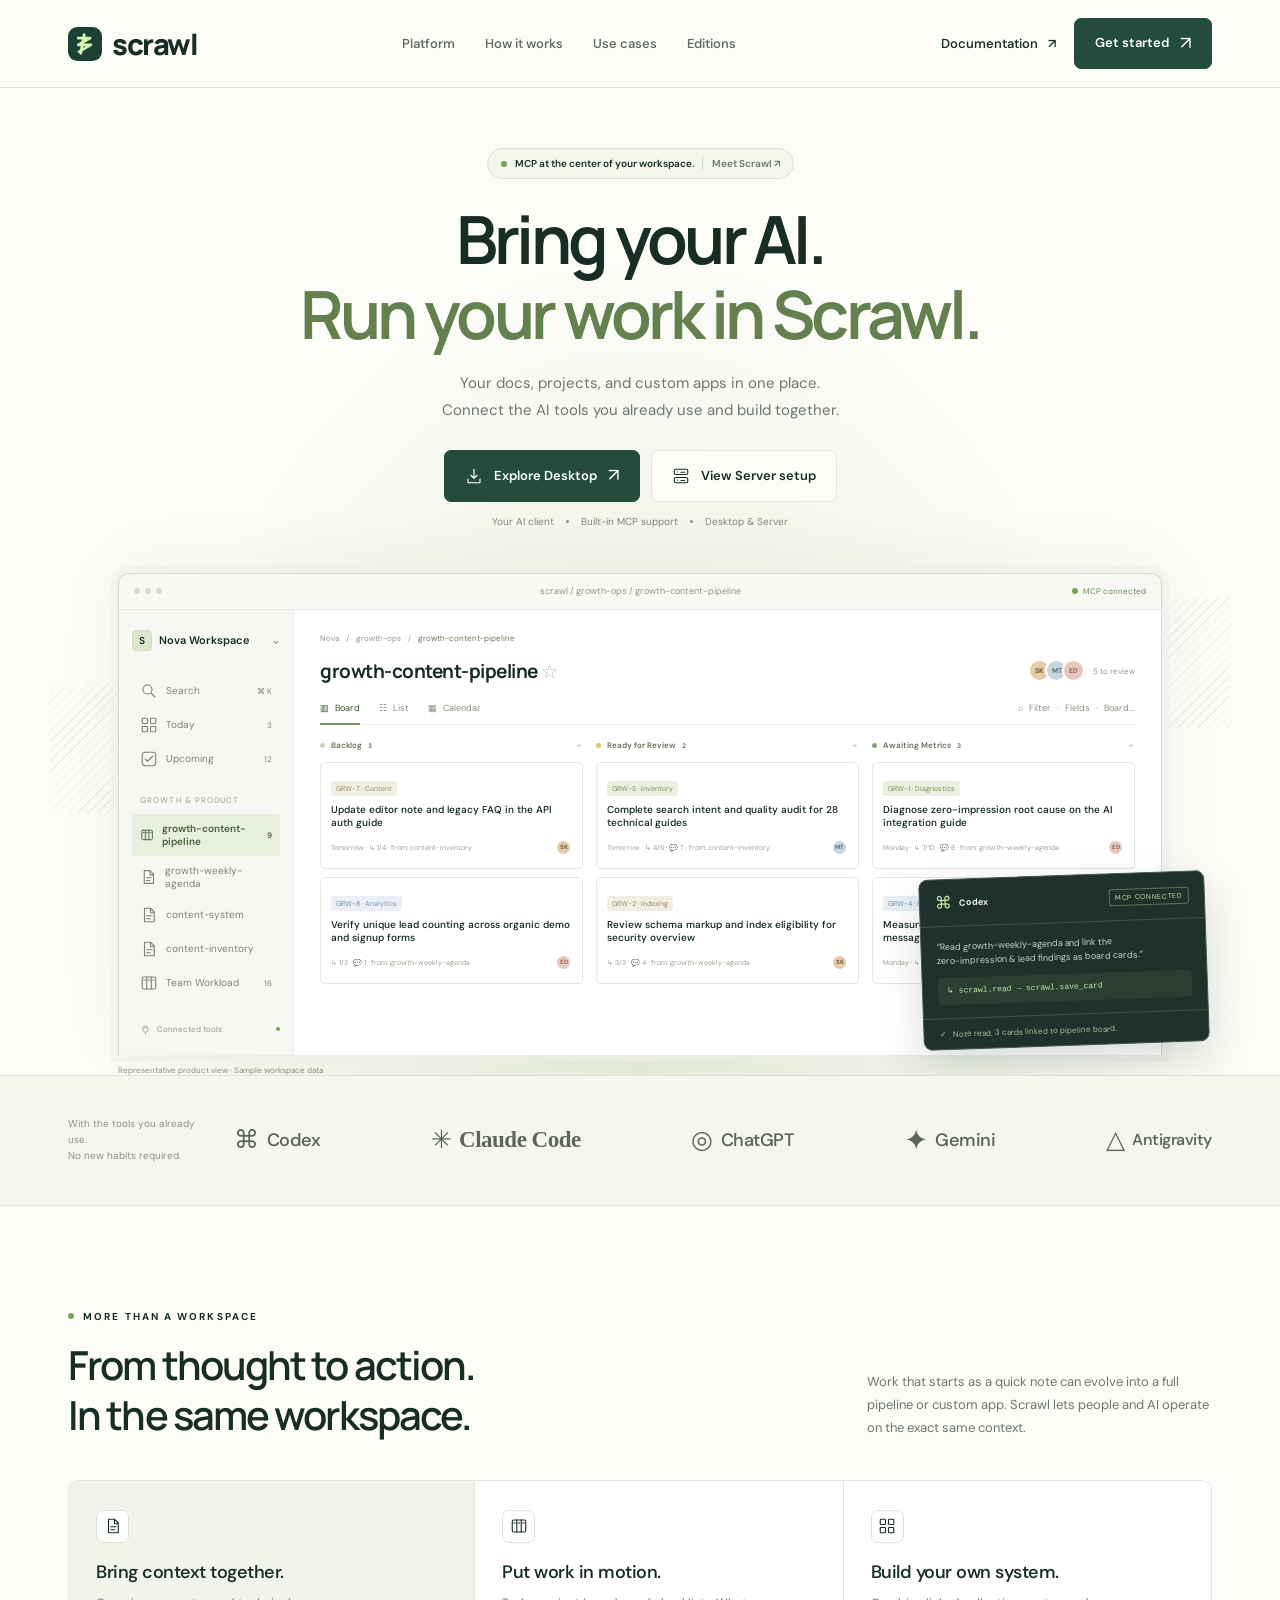
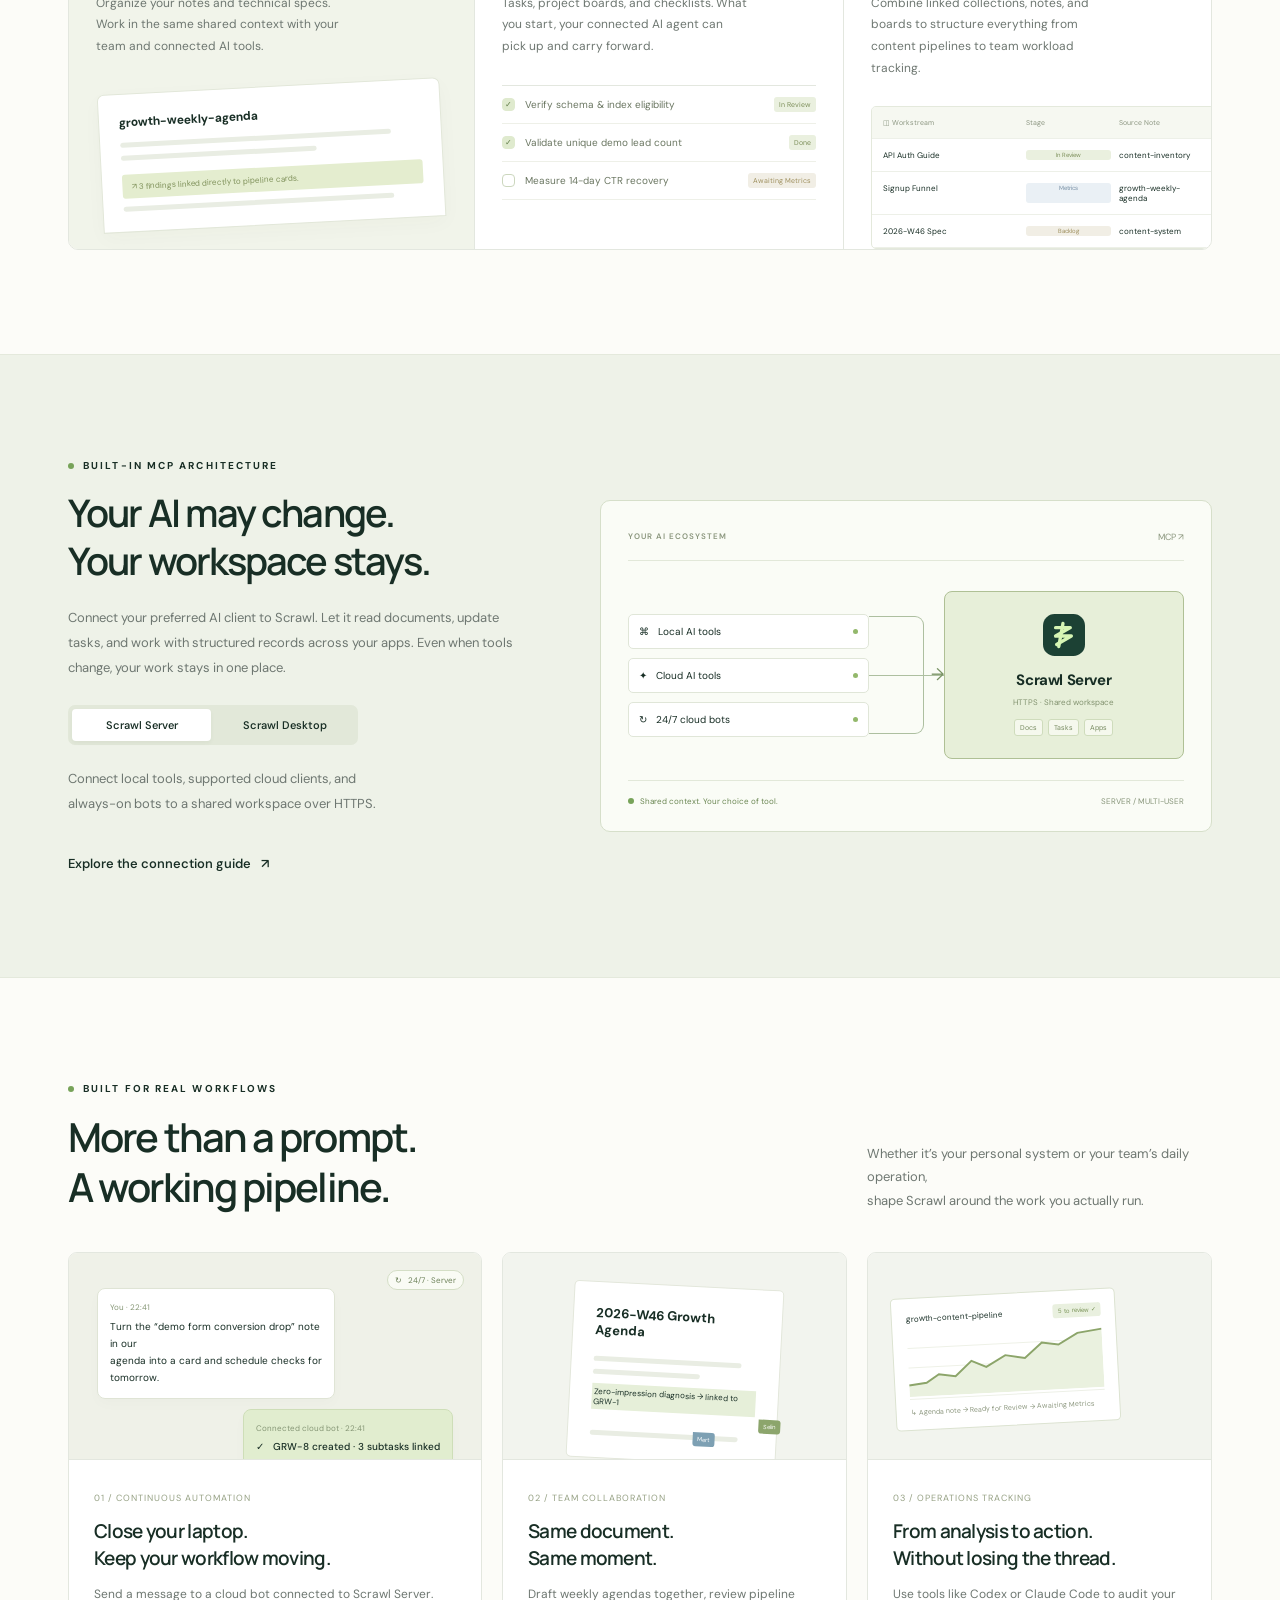
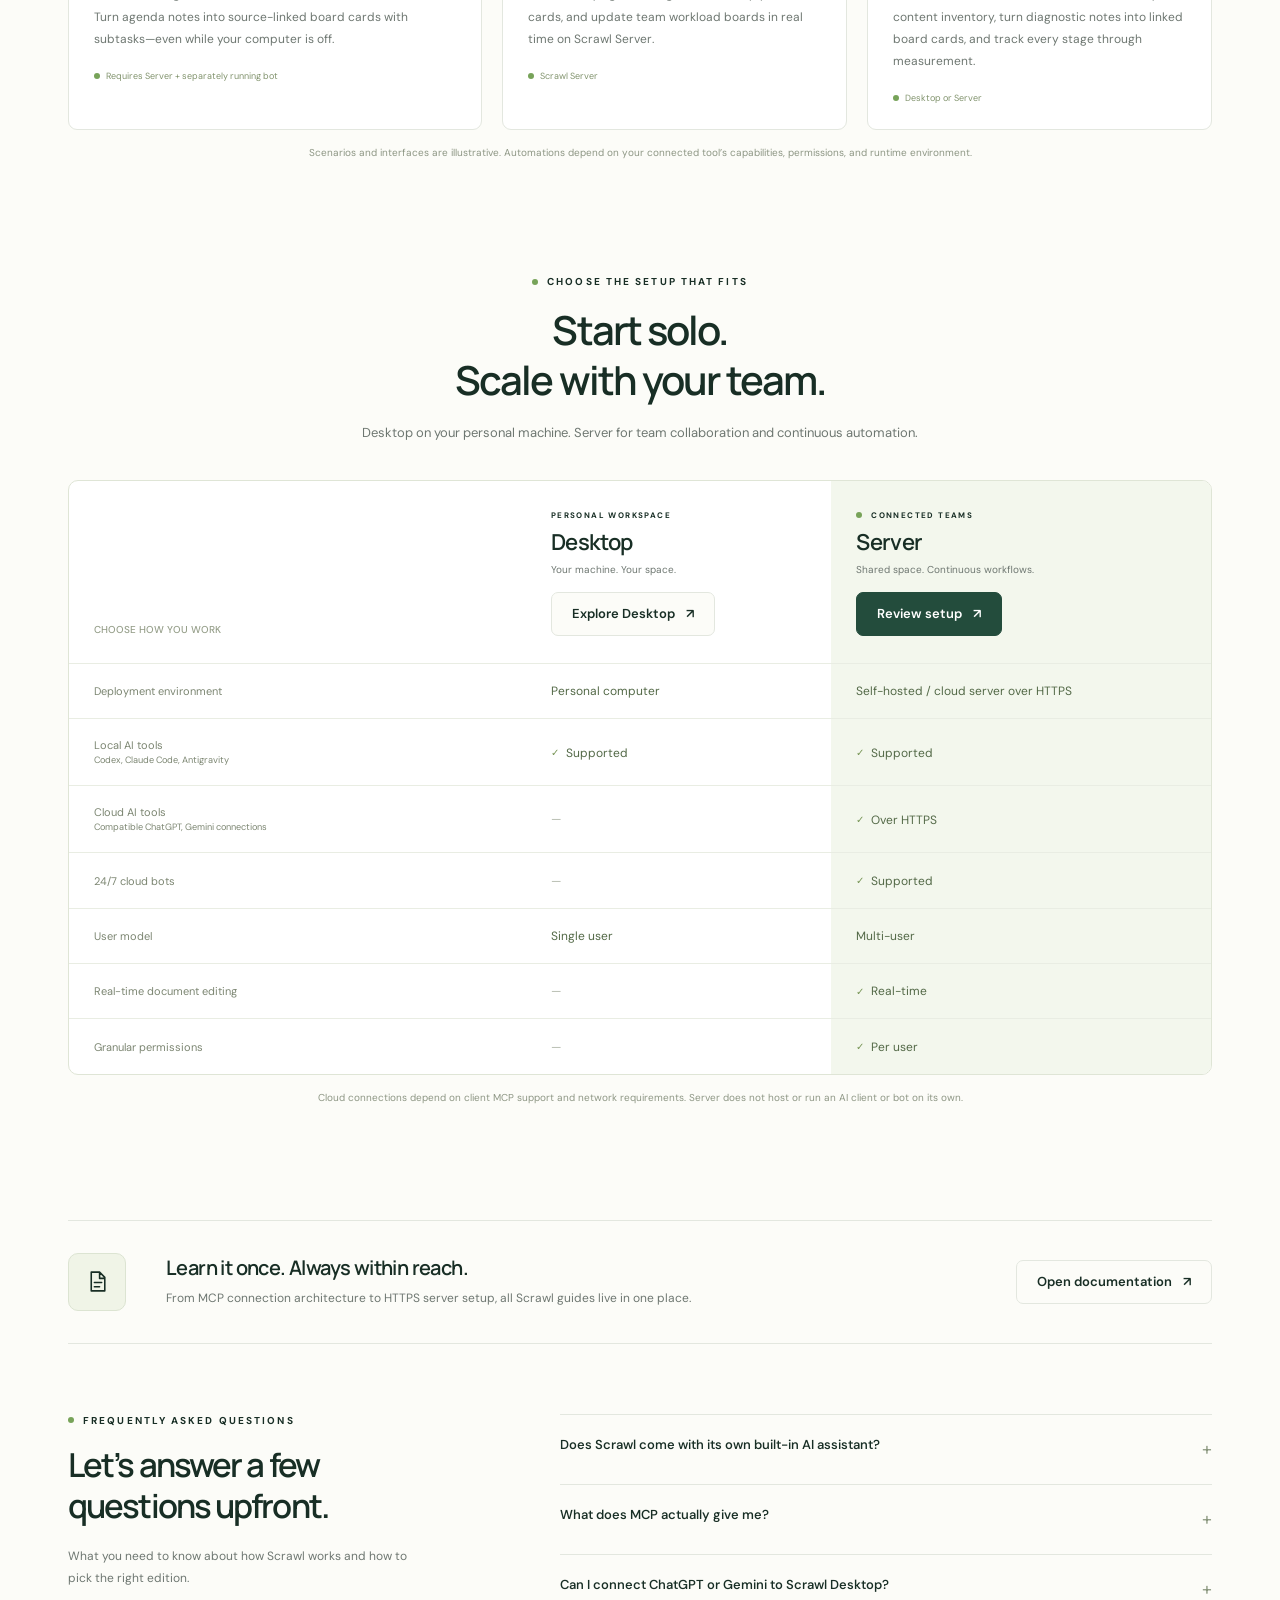
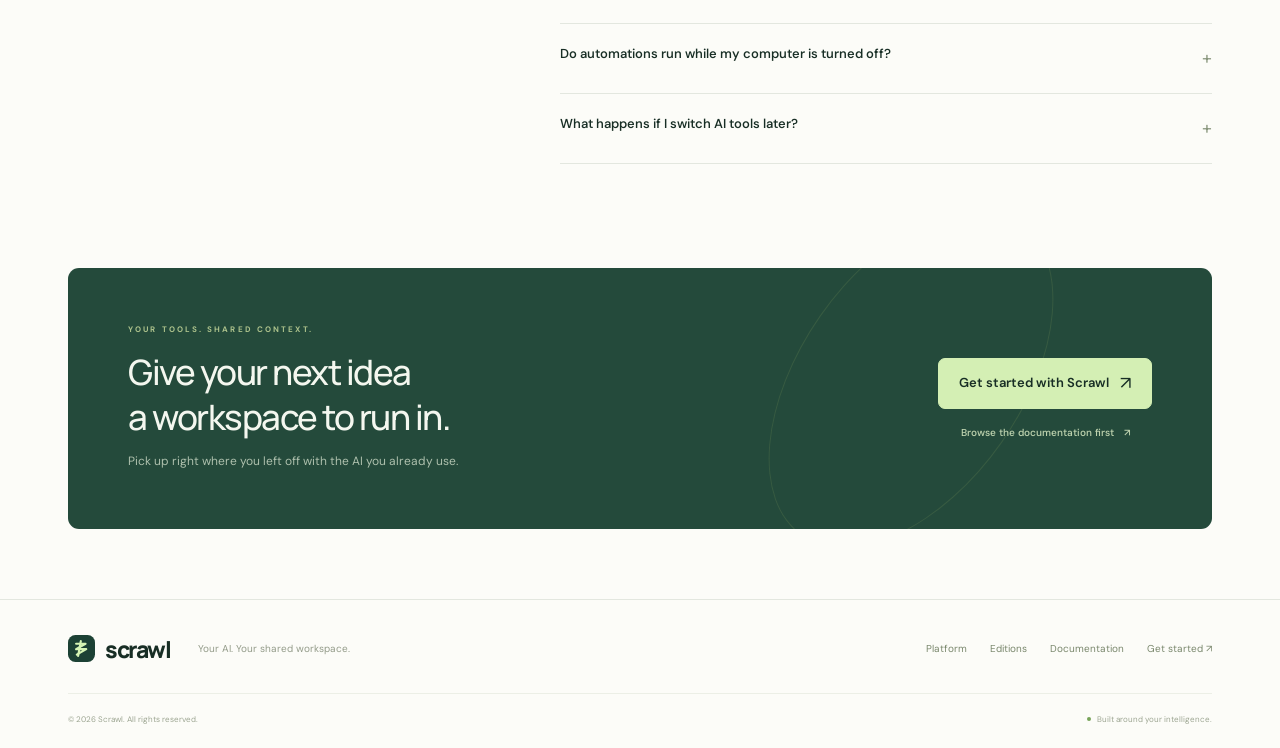
<file: index.html>
<!doctype html>
<html lang="en"><head><meta charset="utf-8"><meta name="viewport" content="width=device-width, initial-scale=1"><title>Scrawl — Bring your AI. Run your work in Scrawl.</title><meta name="description" content="Manage your docs, tasks, boards, and apps with the AI tools you already use. Explore Scrawl Desktop and Server with built-in MCP support."><meta name="theme-color" content="#234c3c"><meta property="og:title" content="Scrawl — Your AI. Your shared workspace."><meta property="og:description" content="Docs, projects, and apps—working together with the AI you use, in the same workspace."><meta property="og:type" content="website"><meta property="og:locale" content="en_US"><meta name="robots" content="noindex,nofollow"><link rel="icon" href="assets/mark.svg" type="image/svg+xml"><link rel="stylesheet" href="assets/style.css"><script src="assets/site.js" defer></script></head>
<body><a class="skip" href="#main">Skip to content</a>
<svg xmlns="http://www.w3.org/2000/svg" style="display:none" aria-hidden="true"><symbol id="doc" viewBox="0 0 24 24"><path d="M14 3H6v18h13V8zM14 3v6h5M9 13h7M9 17h5"/></symbol><symbol id="grid" viewBox="0 0 24 24"><rect x="3" y="3" width="7" height="7" rx="1"/><rect x="14" y="3" width="7" height="7" rx="1"/><rect x="3" y="14" width="7" height="7" rx="1"/><rect x="14" y="14" width="7" height="7" rx="1"/></symbol><symbol id="check" viewBox="0 0 24 24"><rect x="3" y="3" width="18" height="18" rx="4"/><path d="m7 12 3 3 7-7"/></symbol><symbol id="plug" viewBox="0 0 24 24"><path d="M9 3v5m6-5v5M6 8h12v4a6 6 0 0 1-12 0zM12 18v4"/></symbol><symbol id="board" viewBox="0 0 24 24"><rect x="3" y="4" width="18" height="16" rx="2"/><path d="M9 4v16m6-16v16M5 8h2m4 0h2m4 0h2"/></symbol><symbol id="search" viewBox="0 0 24 24"><circle cx="10" cy="10" r="6"/><path d="m15 15 5 5"/></symbol><symbol id="download" viewBox="0 0 24 24"><path d="M12 3v12m-4-4 4 4 4-4M4 16v5h16v-5"/></symbol><symbol id="server" viewBox="0 0 24 24"><rect x="3" y="3" width="18" height="7" rx="2"/><rect x="3" y="14" width="18" height="7" rx="2"/><path d="M7 6.5h.01M7 17.5h.01M12 7h5M12 18h5"/></symbol></svg>
<header class="header"><nav class="nav wrap" aria-label="Main navigation"><a href="index.html" class="brand" aria-label="Scrawl home"><img src="assets/mark.svg" alt="" width="34" height="34">scrawl</a><div class="nav-links" id="nav-links"><a href="#platform">Platform</a><a href="#ecosystem">How it works</a><a href="#use-cases">Use cases</a><a href="#editions">Editions</a></div><div class="nav-actions"><a class="text-link" href="docs.html">Documentation <span>↗</span></a><a href="start.html" class="btn dark">Get started <span class="arrow">↗</span></a><button class="mobile-toggle" aria-label="Open menu" aria-expanded="false" aria-controls="nav-links">☰</button></div></nav></header>
<main id="main"><section class="hero"><div class="wrap"><div class="pill"><span class="dot"></span> MCP at the center of your workspace. <span class="tiny">Meet Scrawl ↗</span></div><h1>Bring your AI.<br><span class="accent">Run your work in Scrawl.</span></h1><p class="lead">Your docs, projects, and custom apps in one place.<br>Connect the AI tools you already use and build together.</p><div class="hero-cta"><a class="btn dark" href="start.html#desktop"><svg class="icon"><use href="#download"/></svg>Explore Desktop <span class="arrow">↗</span></a><a class="btn" href="docs.html#server"><svg class="icon"><use href="#server"/></svg>View Server setup</a></div><div class="hero-note"><span>Your AI client</span><i></i><span>Built-in MCP support</span><i></i><span>Desktop &amp; Server</span></div></div>
<div class="product-stage"><div class="app-window" aria-label="Representative product view of a Scrawl project board"><div class="app-bar"><i class="window-dot"></i><i class="window-dot"></i><i class="window-dot"></i><span>scrawl / growth-ops / growth-content-pipeline</span><div class="app-connection"><span class="dot"></span>MCP connected</div></div><div class="app-layout"><aside class="sidebar"><div class="workspace-name"><span class="initial">S</span> Nova Workspace <span style="margin-left:auto;color:#9aa28e">⌄</span></div><div class="side-row"><svg class="icon"><use href="#search"/></svg>Search <span class="count">⌘ K</span></div><div class="side-row"><svg class="icon"><use href="#grid"/></svg>Today <span class="count">3</span></div><div class="side-row"><svg class="icon"><use href="#check"/></svg>Upcoming <span class="count">12</span></div><div class="side-label">GROWTH &amp; PRODUCT</div><div class="side-row active"><svg class="icon"><use href="#board"/></svg>growth-content-pipeline <span class="count">9</span></div><div class="side-row"><svg class="icon"><use href="#doc"/></svg>growth-weekly-agenda</div><div class="side-row"><svg class="icon"><use href="#doc"/></svg>content-system</div><div class="side-row"><svg class="icon"><use href="#doc"/></svg>content-inventory</div><div class="side-row"><svg class="icon"><use href="#board"/></svg>Team Workload <span class="count">16</span></div><div class="side-bottom"><svg class="icon" style="width:11px;height:11px"><use href="#plug"/></svg>Connected tools <span class="dot" style="width:4px;height:4px;margin-left:auto"></span></div></aside><div class="board"><div class="crumb">Nova <span>/</span> growth-ops <span>/</span><span style="color:#66765a">growth-content-pipeline</span></div><div class="board-head"><h3>growth-content-pipeline <span style="color:#b4bbaa;font-weight:400">☆</span></h3><div class="people"><span class="avatar">SK</span><span class="avatar blue">MT</span><span class="avatar pink">ED</span><span>5 to review</span></div></div><div class="board-tabs"><span class="selected">▥ &nbsp; Board</span><span>☷ &nbsp; List</span><span>▦ &nbsp; Calendar</span><span class="right">⌕ &nbsp; Filter &nbsp; · &nbsp; Fields &nbsp; · &nbsp; Board...</span></div><div class="kanban"><div><div class="column-title"><i class="dot"></i>Backlog <small>3</small><span>＋</span></div><div class="task"><span class="tag">GRW-7 · Content</span><h4>Update editor note and legacy FAQ in the API auth guide</h4><div class="task-bottom"><span>Tomorrow · ↳ 1/4 · from: content-inventory</span><span class="avatar">SK</span></div></div><div class="task"><span class="tag blue">GRW-8 · Analytics</span><h4>Verify unique lead counting across organic demo and signup forms</h4><div class="task-bottom"><span>↳ 1/3 · 💬 1 · from: growth-weekly-agenda</span><span class="avatar pink">ED</span></div></div></div><div><div class="column-title"><i class="dot gold"></i>Ready for Review <small>2</small><span>＋</span></div><div class="task"><span class="tag green">GRW-5 · Inventory</span><h4>Complete search intent and quality audit for 28 technical guides</h4><div class="task-bottom"><span>Tomorrow · ↳ 4/6 · 💬 7 · from: content-inventory</span><span class="avatar blue">MT</span></div></div><div class="task"><span class="tag">GRW-2 · Indexing</span><h4>Review schema markup and index eligibility for security overview</h4><div class="task-bottom"><span>↳ 3/3 · 💬 4 · from: growth-weekly-agenda</span><span class="avatar">SK</span></div></div></div><div><div class="column-title"><i class="dot green"></i>Awaiting Metrics <small>3</small><span>＋</span></div><div class="task"><span class="tag green">GRW-1 · Diagnostics</span><h4>Diagnose zero-impression root cause on the AI integration guide</h4><div class="task-bottom"><span>Monday · ↳ 7/10 · 💬 6 · from: growth-weekly-agenda</span><span class="avatar pink">ED</span></div></div><div class="task"><span class="tag blue">GRW-4 · Performance</span><h4>Measure homepage CTR recovery after hero messaging update</h4><div class="task-bottom"><span>Monday · ↳ 3/3 · 💬 2 · from: content-system</span><span class="avatar blue">MT</span></div></div></div></div></div></div></div><div class="agent-card"><div class="agent-card-top"><span class="agent-icon">⌘</span><strong>Codex</strong><span>MCP CONNECTED</span></div><div class="agent-message">“Read growth-weekly-agenda and link the<br>zero-impression &amp; lead findings as board cards.”<code>↳ scrawl.read → scrawl.save_card</code></div><div class="agent-done"><span>✓</span> Note read. 3 cards linked to pipeline board.</div></div><div class="stage-caption">Representative product view · Sample workspace data</div></div></section>
<section class="ecosystem" aria-label="MCP connection ecosystem"><div class="wrap"><p class="ecosystem-label">With the tools you already use.<br>No new habits required.</p><div class="tool-logos"><span class="tool-logo"><span class="symbol">⌘</span>Codex</span><span class="tool-logo claude"><span class="symbol">✳</span>Claude Code</span><span class="tool-logo"><span class="symbol">◎</span>ChatGPT</span><span class="tool-logo gemini"><span class="symbol">✦</span>Gemini</span><span class="tool-logo antigravity"><span class="symbol">△</span>Antigravity</span></div></div></section>
<section id="platform" class="section"><div class="wrap"><div class="section-head"><div><div class="eyebrow"><span class="dot"></span>MORE THAN A WORKSPACE</div><h2>From thought to action.<br>In the same workspace.</h2></div><p class="section-intro">Work that starts as a quick note can evolve into a full pipeline or custom app. Scrawl lets people and AI operate on the exact same context.</p></div><div class="product-grid"><article class="feature"><div class="feature-icon"><svg class="icon"><use href="#doc"/></svg></div><h3>Bring context together.</h3><p>Organize your notes and technical specs. Work in the same shared context with your team and connected AI tools.</p><div class="mini-doc" aria-hidden="true"><strong>growth-weekly-agenda</strong><div class="doc-line"></div><div class="doc-line short"></div><div class="doc-highlight">↗ 3 findings linked directly to pipeline cards.</div><div class="doc-line"></div></div></article><article class="feature"><div class="feature-icon"><svg class="icon"><use href="#board"/></svg></div><h3>Put work in motion.</h3><p>Tasks, project boards, and checklists. What you start, your connected AI agent can pick up and carry forward.</p><div class="mini-tasks" aria-hidden="true"><div class="mini-task"><span class="check done">✓</span>Verify schema &amp; index eligibility <span class="tag green">In Review</span></div><div class="mini-task"><span class="check done">✓</span>Validate unique demo lead count <span class="tag green">Done</span></div><div class="mini-task"><span class="check"></span>Measure 14-day CTR recovery <span class="tag">Awaiting Metrics</span></div></div></article><article class="feature"><div class="feature-icon"><svg class="icon"><use href="#grid"/></svg></div><h3>Build your own system.</h3><p>Combine linked collections, notes, and boards to structure everything from content pipelines to team workload tracking.</p><div class="mini-table" aria-hidden="true"><div><span>◫ Workstream</span><span>Stage</span><span>Source Note</span></div><div><span>API Auth Guide</span><span class="tag green">In Review</span><span>content-inventory</span></div><div><span>Signup Funnel</span><span class="tag blue">Metrics</span><span>growth-weekly-agenda</span></div><div><span>2026-W46 Spec</span><span class="tag">Backlog</span><span>content-system</span></div></div></article></div></div></section>
<section id="ecosystem" class="section connection-section"><div class="wrap connection-layout"><div class="connection-copy"><div class="eyebrow"><span class="dot"></span>BUILT-IN MCP ARCHITECTURE</div><h2>Your AI may change.<br>Your workspace stays.</h2><p>Connect your preferred AI client to Scrawl. Let it read documents, update tasks, and work with structured records across your apps. Even when tools change, your work stays in one place.</p><div class="mode-switch" role="tablist" aria-label="Connection architecture"><button id="server-tab" type="button" role="tab" aria-selected="true" aria-controls="connection-panel" data-mode="server">Scrawl Server</button><button id="desktop-tab" type="button" role="tab" aria-selected="false" aria-controls="connection-panel" data-mode="desktop" tabindex="-1">Scrawl Desktop</button></div><p class="connection-note" id="mode-note" aria-live="polite">Connect local tools, supported cloud clients, and always-on bots to a shared workspace over HTTPS.</p><a href="docs.html#connection" class="text-link">Explore the connection guide <span>↗</span></a></div><div class="diagram" id="connection-panel" role="tabpanel" aria-labelledby="server-tab"><div class="diagram-top"><span class="diagram-label">YOUR AI ECOSYSTEM</span><span>MCP ↗</span></div><div class="diagram-network"><div class="clients"><div class="client-node">⌘ &nbsp; Local AI tools <span class="status-dot"></span></div><div class="client-node cloud-node">✦ &nbsp; Cloud AI tools <span class="status-dot"></span></div><div class="client-node cloud-node">↻ &nbsp; 24/7 cloud bots <span class="status-dot"></span></div></div><div class="routes" aria-hidden="true"><span class="middle-route"></span></div><div class="scrawl-node"><img src="assets/mark.svg" width="42" height="42" alt=""><strong id="node-title">Scrawl Server</strong><small id="node-subtitle">HTTPS · Shared workspace</small><div class="node-tags"><span>Docs</span><span>Tasks</span><span>Apps</span></div></div></div><div class="diagram-bottom"><span id="diagram-status" class="connected"><i class="dot"></i>Shared context. Your choice of tool.</span><span id="diagram-badge">SERVER / MULTI-USER</span></div></div></div></section>
<section id="use-cases" class="section"><div class="wrap"><div class="section-head"><div><div class="eyebrow"><span class="dot"></span>BUILT FOR REAL WORKFLOWS</div><h2>More than a prompt.<br>A working pipeline.</h2></div><p class="section-intro">Whether it’s your personal system or your team’s daily operation,<br>shape Scrawl around the work you actually run.</p></div><div class="cases"><article class="case"><div class="case-art spending" aria-label="Sample agenda-to-board automation scenario"><span class="time-pill">↻ &nbsp; 24/7 · Server</span><div class="chat-bubble"><span class="sender">You · 22:41</span>Turn the “demo form conversion drop” note in our<br>agenda into a card and schedule checks for tomorrow.</div><div class="chat-bubble reply"><span class="sender">Connected cloud bot · 22:41</span><strong>✓ &nbsp; GRW-8 created · 3 subtasks linked from growth-weekly-agenda.</strong></div></div><div class="case-body"><span class="case-num">01 / CONTINUOUS AUTOMATION</span><h3>Close your laptop.<br>Keep your workflow moving.</h3><p>Send a message to a cloud bot connected to Scrawl Server. Turn agenda notes into source-linked board cards with subtasks—even while your computer is off.</p><div class="case-foot"><span class="dot"></span>Requires Server + separately running bot</div></div></article><article class="case"><div class="case-art" aria-label="Representative real-time document collaboration"><div class="collab-doc"><strong>2026-W46 Growth Agenda</strong><div class="doc-line"></div><div class="doc-line short"></div><div class="collab-highlight">Zero-impression diagnosis → linked to GRW-1<span class="cursor-label">Selin</span><span class="cursor-label blue">Mert</span></div><div class="doc-line" style="margin-top:21px"></div></div></div><div class="case-body"><span class="case-num">02 / TEAM COLLABORATION</span><h3>Same document.<br>Same moment.</h3><p>Draft weekly agendas together, review pipeline cards, and update team workload boards in real time on Scrawl Server.</p><div class="case-foot"><span class="dot"></span>Scrawl Server</div></div></article><article class="case"><div class="case-art" aria-label="Representative content and SEO pipeline tracking"><div class="seo-panel"><header>growth-content-pipeline <span>5 to review ✓</span></header><svg class="sparkline" viewBox="0 0 200 60" fill="none" aria-hidden="true"><path d="M0 52H200M0 32H200M0 12H200" stroke="#eef1e7"/><path d="m0 50 18-2 13-8 17 3 17-15 15 7 20-11 20 4 18-15 17 3 20-11 25-3v60H0Z" fill="#eaf1df"/><path d="m0 50 18-2 13-8 17 3 17-15 15 7 20-11 20 4 18-15 17 3 20-11 25-3" stroke="#8ca56a" stroke-width="2"/></svg><footer>↳ Agenda note → Ready for Review → Awaiting Metrics</footer></div></div><div class="case-body"><span class="case-num">03 / OPERATIONS TRACKING</span><h3>From analysis to action.<br>Without losing the thread.</h3><p>Use tools like Codex or Claude Code to audit your content inventory, turn diagnostic notes into linked board cards, and track every stage through measurement.</p><div class="case-foot"><span class="dot"></span>Desktop or Server</div></div></article></div><p class="table-note">Scenarios and interfaces are illustrative. Automations depend on your connected tool’s capabilities, permissions, and runtime environment.</p></div></section>
<section class="section comparison-section" id="editions"><div class="wrap"><div class="compare-head"><div class="eyebrow"><span class="dot"></span>CHOOSE THE SETUP THAT FITS</div><h2>Start solo.<br>Scale with your team.</h2><p>Desktop on your personal machine. Server for team collaboration and continuous automation.</p></div><div class="table-shell"><table><caption class="hidden">Scrawl Desktop and Server feature comparison</caption><thead><tr><th scope="col">CHOOSE HOW YOU WORK</th><th scope="col"><div class="eyebrow">PERSONAL WORKSPACE</div><h3>Desktop</h3><p>Your machine. Your space.</p><a href="start.html#desktop" class="btn">Explore Desktop <span>↗</span></a></th><th scope="col"><div class="eyebrow"><span class="dot"></span>CONNECTED TEAMS</div><h3>Server</h3><p>Shared space. Continuous workflows.</p><a href="docs.html#server" class="btn dark">Review setup <span>↗</span></a></th></tr></thead><tbody><tr><td>Deployment environment</td><td>Personal computer</td><td>Self-hosted / cloud server over HTTPS</td></tr><tr><td>Local AI tools<br><small>Codex, Claude Code, Antigravity</small></td><td><span class="yes">Supported</span></td><td><span class="yes">Supported</span></td></tr><tr><td>Cloud AI tools<br><small>Compatible ChatGPT, Gemini connections</small></td><td><span class="no">—</span></td><td><span class="yes">Over HTTPS</span></td></tr><tr><td>24/7 cloud bots</td><td><span class="no">—</span></td><td><span class="yes">Supported</span></td></tr><tr><td>User model</td><td>Single user</td><td>Multi-user</td></tr><tr><td>Real-time document editing</td><td><span class="no">—</span></td><td><span class="yes">Real-time</span></td></tr><tr><td>Granular permissions</td><td><span class="no">—</span></td><td><span class="yes">Per user</span></td></tr></tbody></table></div><p class="table-note">Cloud connections depend on client MCP support and network requirements. Server does not host or run an AI client or bot on its own.</p></div></section>
<div class="wrap"><div class="docs-callout"><div class="docs-symbol"><svg class="icon" style="width:25px;height:25px"><use href="#doc"/></svg></div><div><h3>Learn it once. Always within reach.</h3><p>From MCP connection architecture to HTTPS server setup, all Scrawl guides live in one place.</p></div><a href="docs.html" class="btn">Open documentation <span>↗</span></a></div></div>
<section class="section faq-section"><div class="wrap faq-layout"><div><div class="eyebrow"><span class="dot"></span>FREQUENTLY ASKED QUESTIONS</div><h2>Let’s answer a few<br>questions upfront.</h2><p class="section-intro">What you need to know about how Scrawl works and how to pick the right edition.</p></div><div class="faq"><details><summary>Does Scrawl come with its own built-in AI assistant?</summary><p>Scrawl’s approach is to connect the AI tools you already use to your workspace over MCP. You choose the model and client; Scrawl holds your documents, tasks, boards, and structured apps.</p></details><details><summary>What does MCP actually give me?</summary><p>MCP lets compatible AI tools read and update notes, tasks, kanban cards, and collections in Scrawl through structured tool calls—so you can keep moving in the same workspace instead of copy-pasting context into new chats.</p></details><details><summary>Can I connect ChatGPT or Gemini to Scrawl Desktop?</summary><p>Direct connections from cloud-hosted AI clients require a Scrawl Server reachable over HTTPS. Cloud client support also depends on your specific AI product, plan, and version. With Scrawl Desktop, you can connect local MCP tools running on your machine.</p></details><details><summary>Do automations run while my computer is turned off?</summary><p>Yes, when Scrawl Server remains reachable and your connected bot runs in a separate always-on cloud or server environment. Scheduling and event triggers are handled by your bot or automation service.</p></details><details><summary>What happens if I switch AI tools later?</summary><p>All of your workspace content stays in Scrawl. Simply configure MCP access for your new tool and continue working with the exact same notes, boards, and records. Chat history inside your previous AI client is not transferred automatically.</p></details></div></div></section>
<section class="cta-section"><div class="wrap"><div class="cta-box"><div><div class="eyebrow">YOUR TOOLS. SHARED CONTEXT.</div><h2>Give your next idea<br>a workspace to run in.</h2><p>Pick up right where you left off with the AI you already use.</p></div><div class="cta-actions"><a class="btn lime" href="start.html">Get started with Scrawl <span class="arrow">↗</span></a><a class="text-link" href="docs.html">Browse the documentation first <span>↗</span></a></div></div></div></section></main>
<footer class="footer"><div class="wrap"><div class="footer-main"><a href="index.html" class="brand"><img src="assets/mark.svg" width="27" height="27" alt="">scrawl</a><span class="footer-tagline">Your AI. Your shared workspace.</span><div class="footer-links"><a href="#platform">Platform</a><a href="#editions">Editions</a><a href="docs.html">Documentation</a><a href="start.html">Get started ↗</a></div></div><div class="footer-bottom"><span>© 2026 Scrawl. All rights reserved.</span><span class="status"><span class="dot" style="width:4px;height:4px"></span>Built around your intelligence.</span></div></div></footer>
</body></html>
</file>
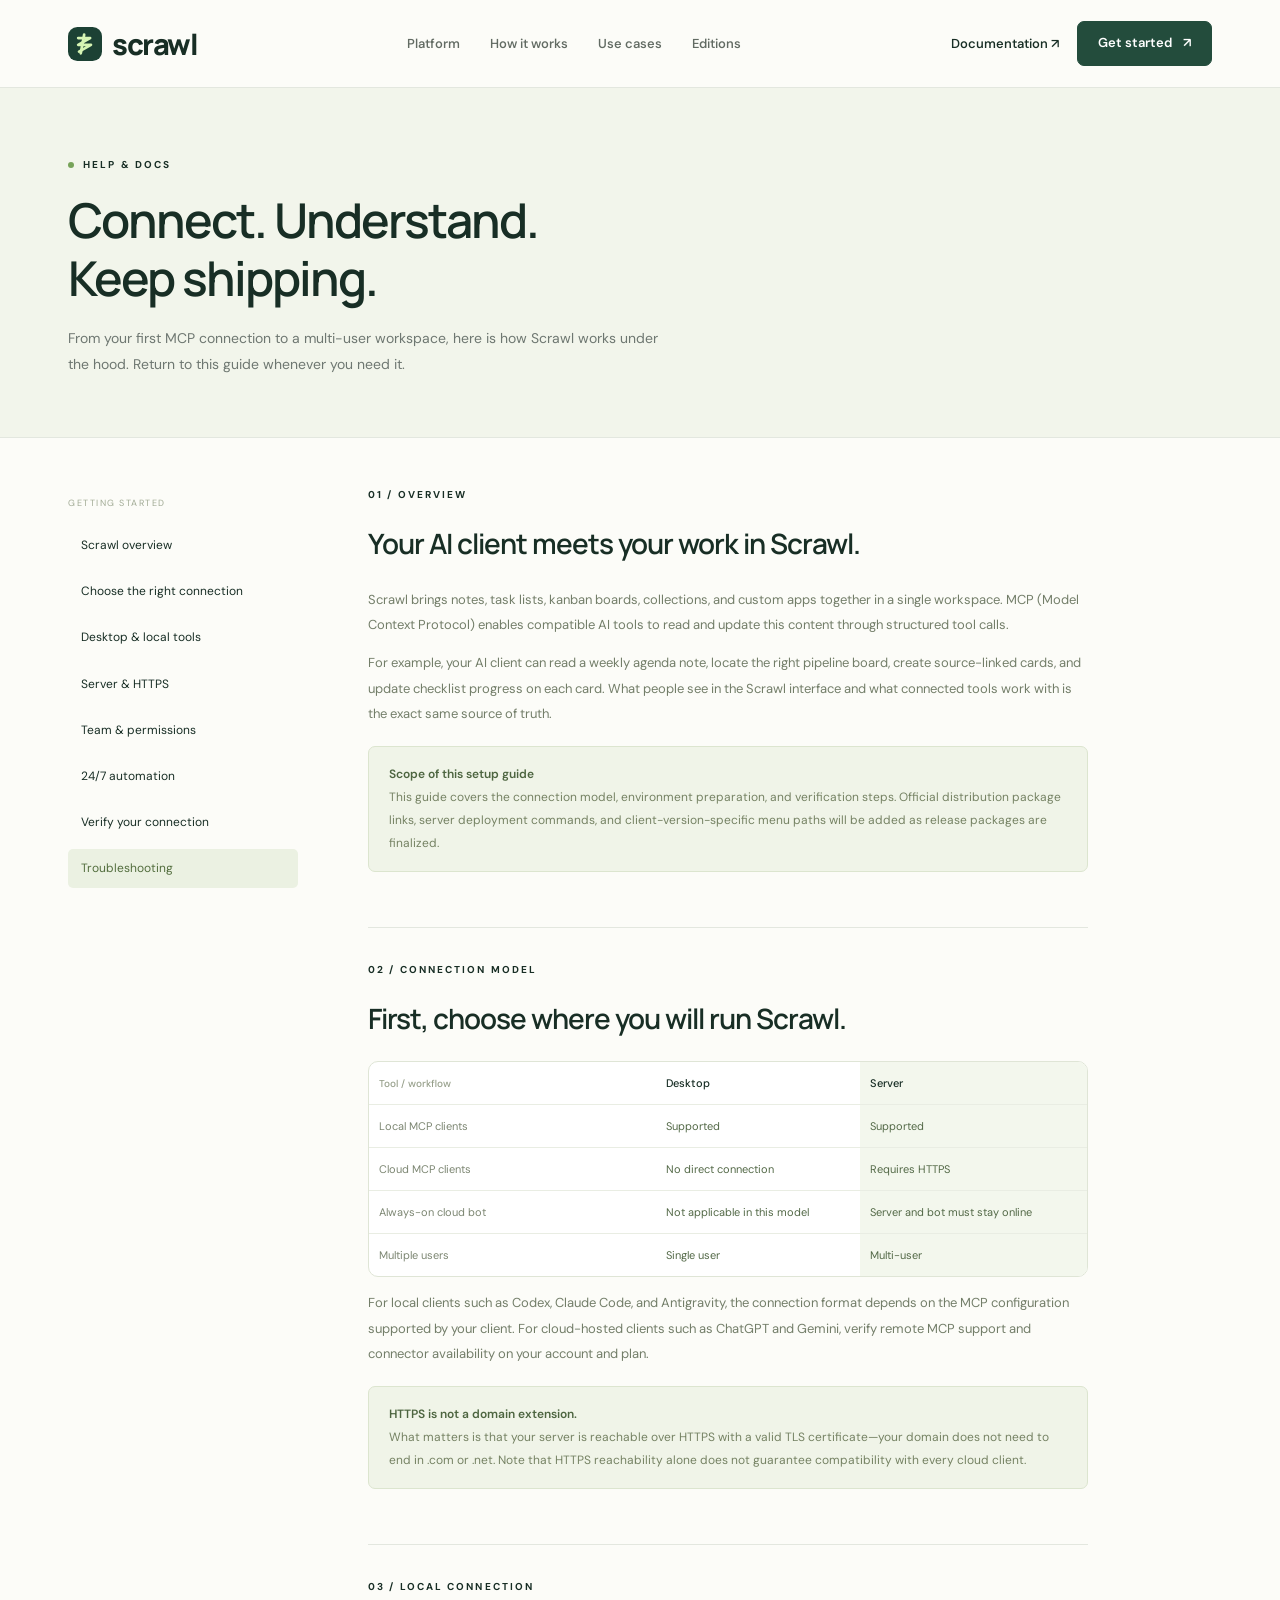
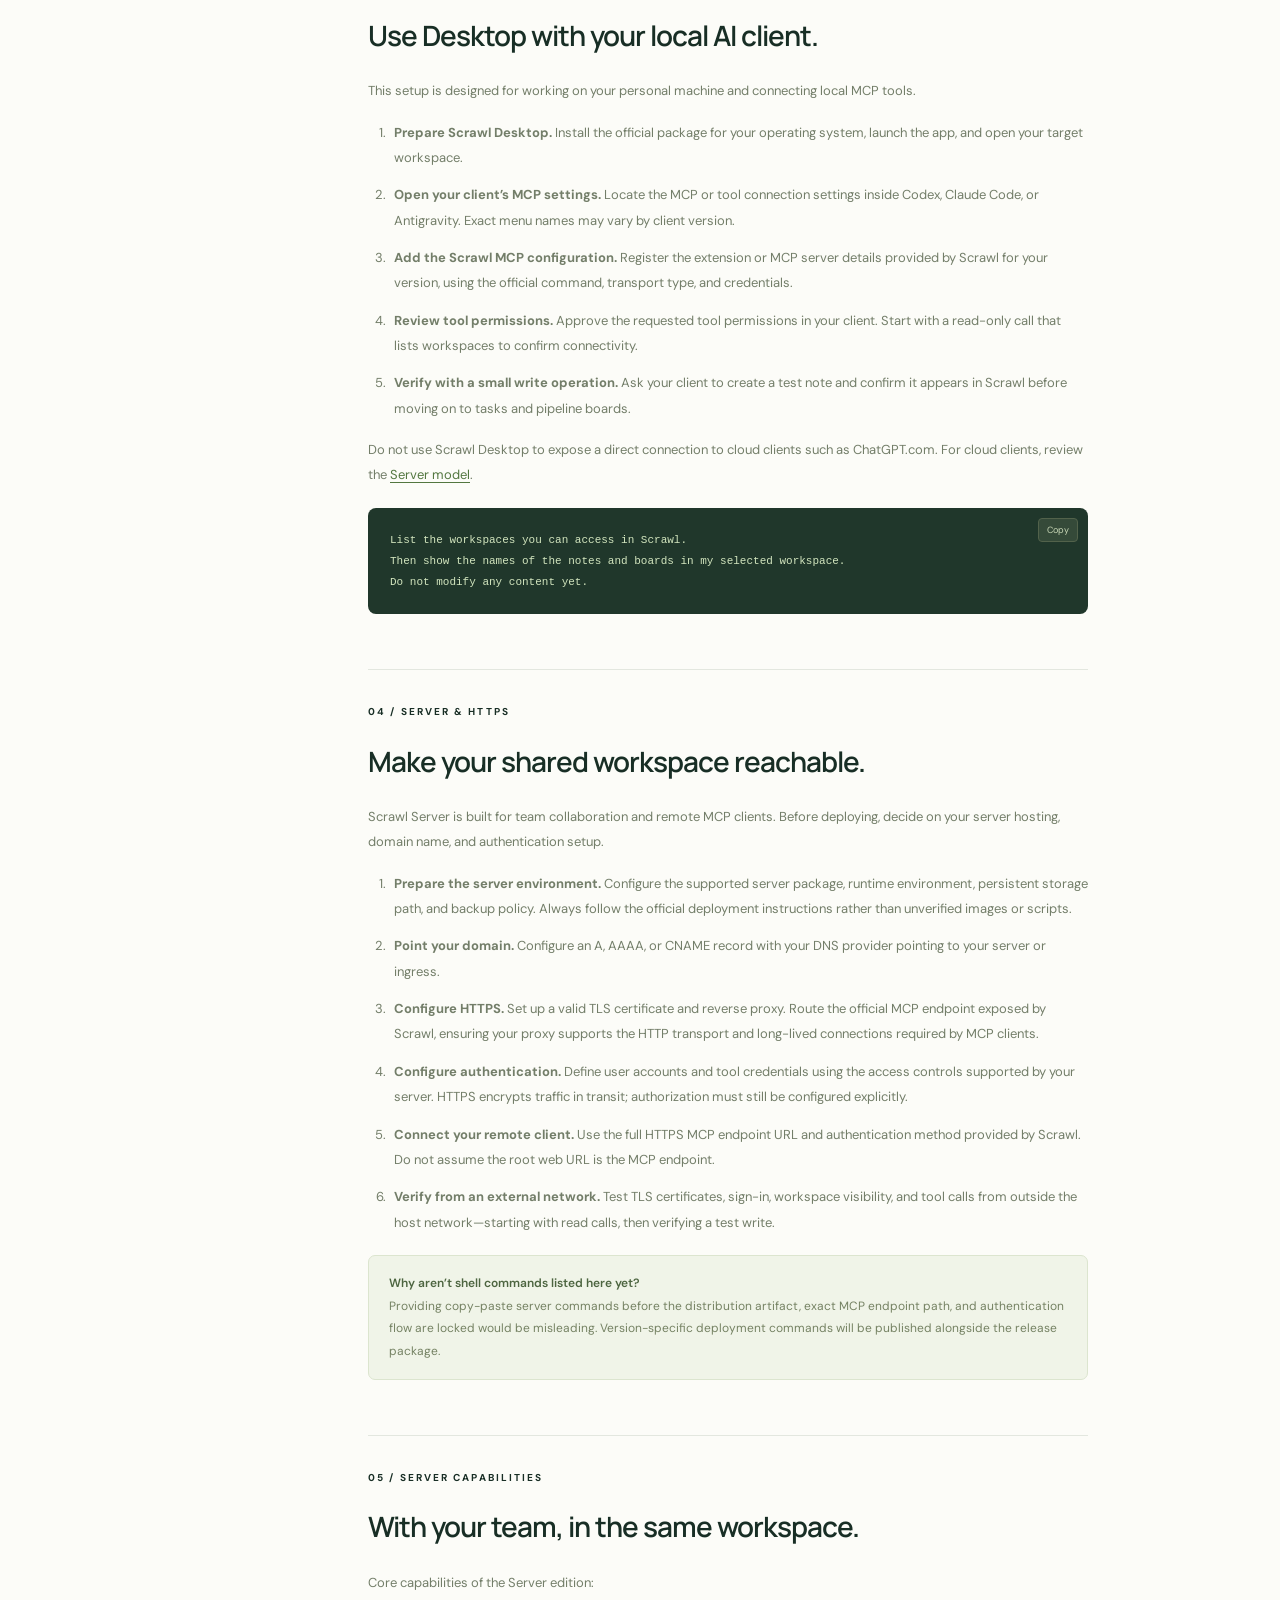
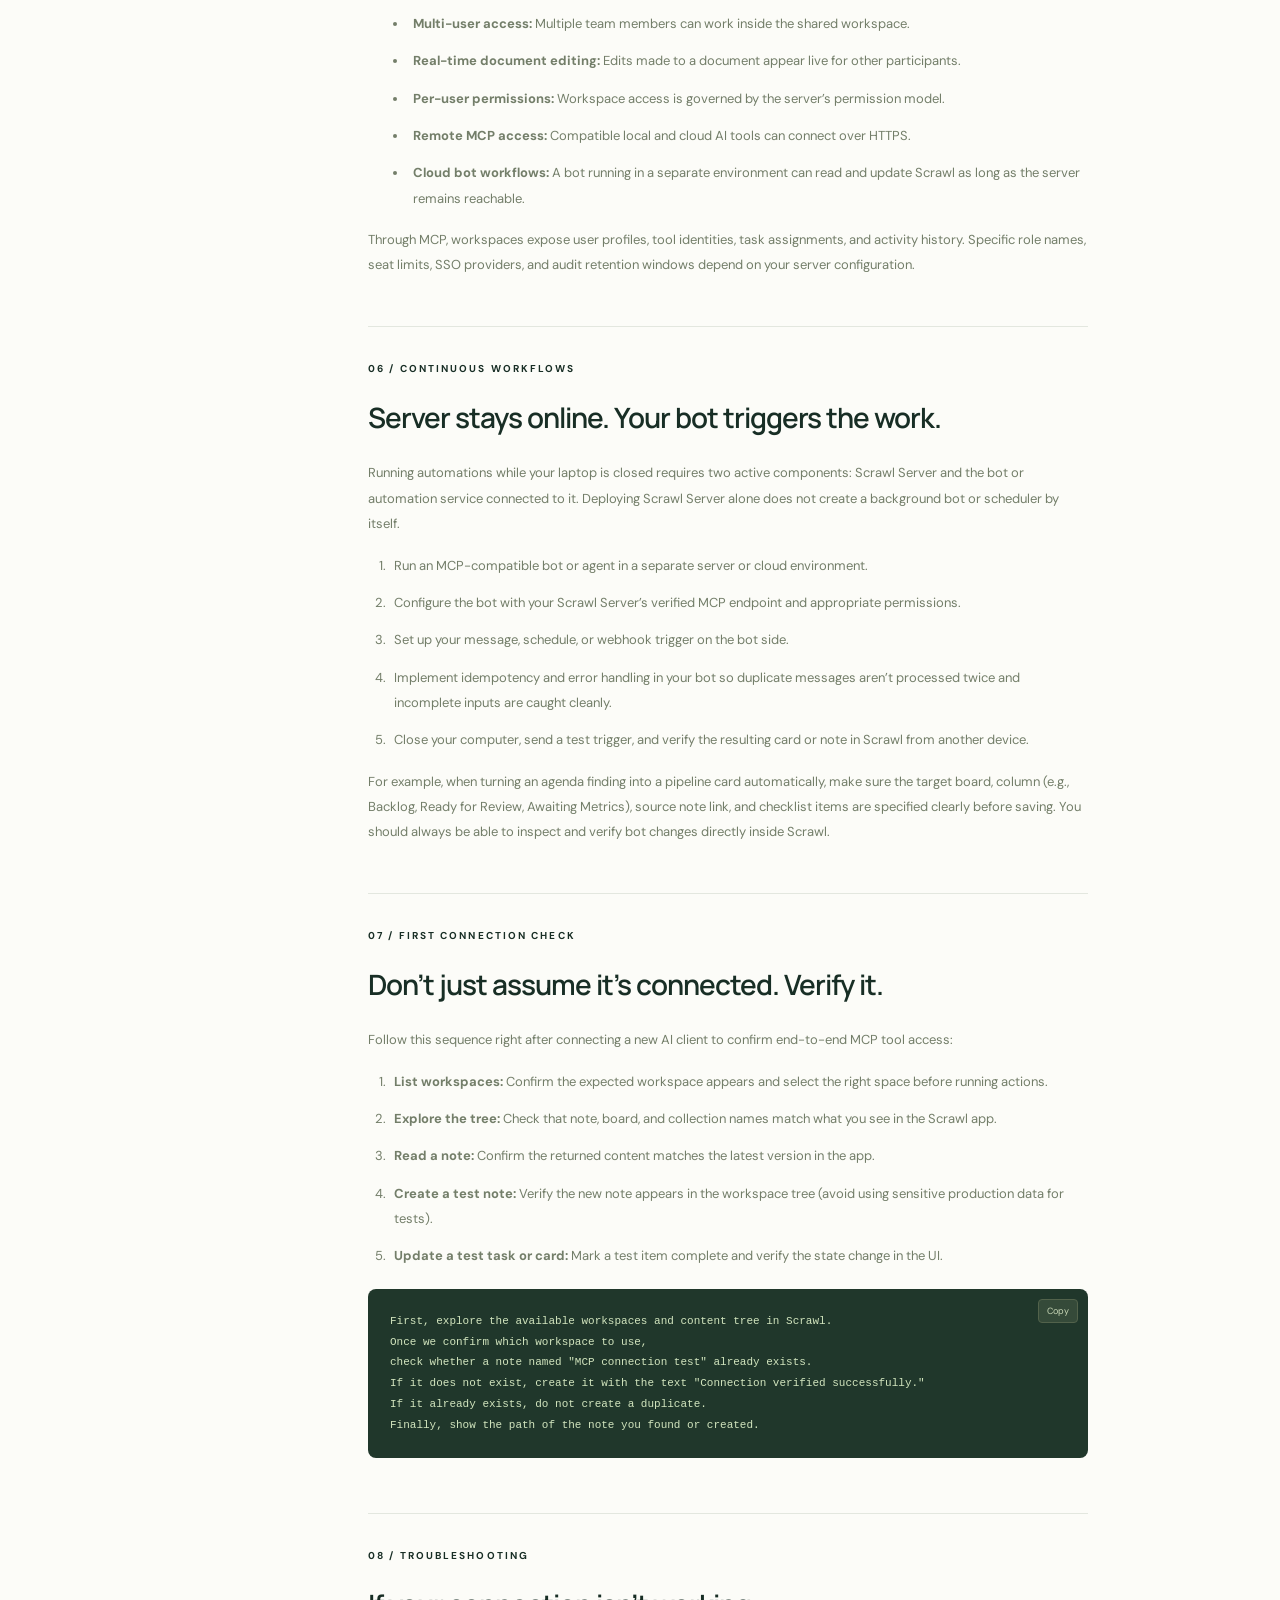
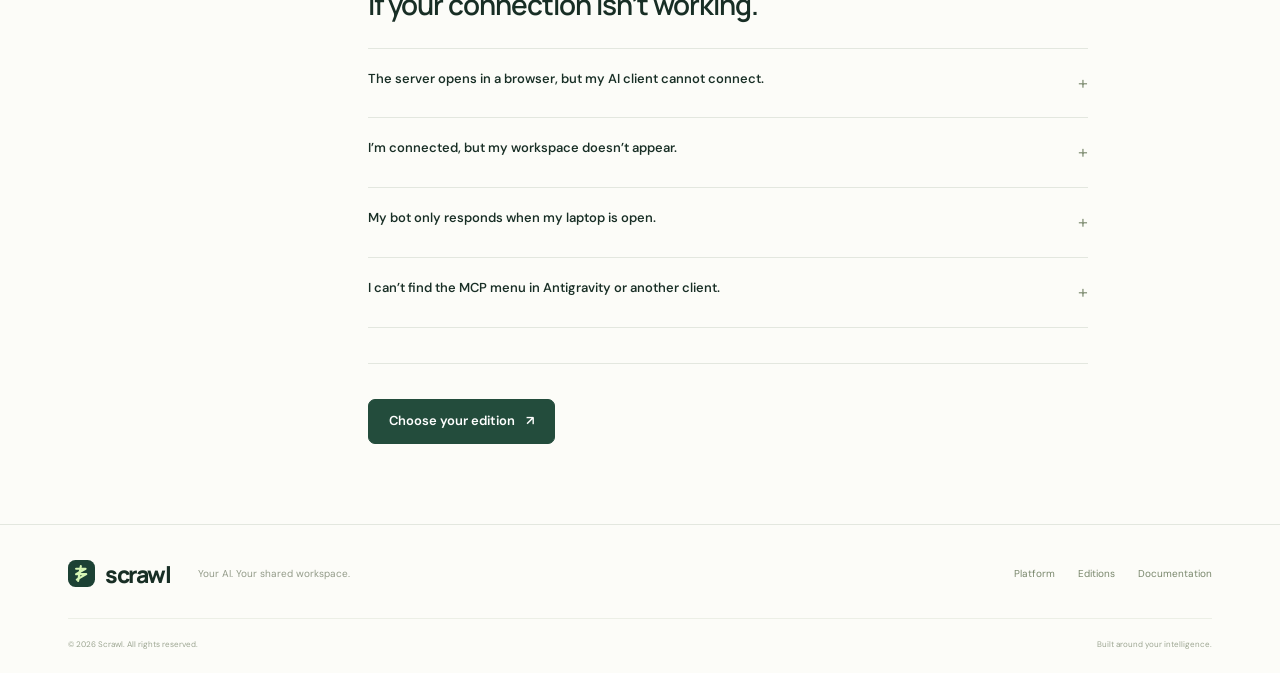
<file: docs.html>
<!doctype html><html lang="en"><head><meta charset="utf-8"><meta name="viewport" content="width=device-width, initial-scale=1"><title>Documentation — Scrawl</title><meta name="description" content="Scrawl Desktop and Server connection guide. MCP architecture, HTTPS preparation, user permissions, and connection verification."><meta name="robots" content="noindex,nofollow"><meta name="theme-color" content="#234c3c"><link rel="icon" href="assets/mark.svg"><link rel="stylesheet" href="assets/style.css"><script src="assets/site.js" defer></script></head><body><a class="skip" href="#main">Skip to content</a><header class="header"><nav class="nav wrap" aria-label="Main navigation"><a class="brand" href="index.html"><img src="assets/mark.svg" width="34" height="34" alt="">scrawl</a><div class="nav-links" id="nav-links"><a href="index.html#platform">Platform</a><a href="index.html#ecosystem">How it works</a><a href="index.html#use-cases">Use cases</a><a href="index.html#editions">Editions</a></div><div class="nav-actions"><a class="text-link" href="docs.html" aria-current="page">Documentation ↗</a><a class="btn dark" href="start.html">Get started <span>↗</span></a><button class="mobile-toggle" aria-label="Open menu" aria-expanded="false" aria-controls="nav-links">☰</button></div></nav></header><main id="main"><div class="subhero"><div class="wrap"><div class="eyebrow"><span class="dot"></span>HELP &amp; DOCS</div><h1>Connect. Understand.<br>Keep shipping.</h1><p>From your first MCP connection to a multi-user workspace, here is how Scrawl works under the hood. Return to this guide whenever you need it.</p></div></div><div class="wrap docs-layout"><aside class="docs-nav" aria-label="Documentation sections"><p>GETTING STARTED</p><a href="#overview" class="current">Scrawl overview</a><a href="#connection">Choose the right connection</a><a href="#desktop">Desktop &amp; local tools</a><a href="#server">Server &amp; HTTPS</a><a href="#permissions">Team &amp; permissions</a><a href="#automation">24/7 automation</a><a href="#verify">Verify your connection</a><a href="#troubleshooting">Troubleshooting</a></aside><article class="doc-article"><section id="overview"><div class="eyebrow">01 / OVERVIEW</div><h2>Your AI client meets your work in Scrawl.</h2><p>Scrawl brings notes, task lists, kanban boards, collections, and custom apps together in a single workspace. MCP (Model Context Protocol) enables compatible AI tools to read and update this content through structured tool calls.</p><p>For example, your AI client can read a weekly agenda note, locate the right pipeline board, create source-linked cards, and update checklist progress on each card. What people see in the Scrawl interface and what connected tools work with is the exact same source of truth.</p><div class="notice"><strong>Scope of this setup guide</strong><br>This guide covers the connection model, environment preparation, and verification steps. Official distribution package links, server deployment commands, and client-version-specific menu paths will be added as release packages are finalized.</div></section><section id="connection"><div class="eyebrow">02 / CONNECTION MODEL</div><h2>First, choose where you will run Scrawl.</h2><div class="table-shell"><table><thead><tr><th scope="col">Tool / workflow</th><th scope="col">Desktop</th><th scope="col">Server</th></tr></thead><tbody><tr><td>Local MCP clients</td><td>Supported</td><td>Supported</td></tr><tr><td>Cloud MCP clients</td><td>No direct connection</td><td>Requires HTTPS</td></tr><tr><td>Always-on cloud bot</td><td>Not applicable in this model</td><td>Server and bot must stay online</td></tr><tr><td>Multiple users</td><td>Single user</td><td>Multi-user</td></tr></tbody></table></div><p>For local clients such as Codex, Claude Code, and Antigravity, the connection format depends on the MCP configuration supported by your client. For cloud-hosted clients such as ChatGPT and Gemini, verify remote MCP support and connector availability on your account and plan.</p><div class="notice"><strong>HTTPS is not a domain extension.</strong><br>What matters is that your server is reachable over HTTPS with a valid TLS certificate—your domain does not need to end in .com or .net. Note that HTTPS reachability alone does not guarantee compatibility with every cloud client.</div></section><section id="desktop"><div class="eyebrow">03 / LOCAL CONNECTION</div><h2>Use Desktop with your local AI client.</h2><p>This setup is designed for working on your personal machine and connecting local MCP tools.</p><ol><li><strong>Prepare Scrawl Desktop.</strong> Install the official package for your operating system, launch the app, and open your target workspace.</li><li><strong>Open your client’s MCP settings.</strong> Locate the MCP or tool connection settings inside Codex, Claude Code, or Antigravity. Exact menu names may vary by client version.</li><li><strong>Add the Scrawl MCP configuration.</strong> Register the extension or MCP server details provided by Scrawl for your version, using the official command, transport type, and credentials.</li><li><strong>Review tool permissions.</strong> Approve the requested tool permissions in your client. Start with a read-only call that lists workspaces to confirm connectivity.</li><li><strong>Verify with a small write operation.</strong> Ask your client to create a test note and confirm it appears in Scrawl before moving on to tasks and pipeline boards.</li></ol><p>Do not use Scrawl Desktop to expose a direct connection to cloud clients such as ChatGPT.com. For cloud clients, review the <a href="#server">Server model</a>.</p><div class="code-block"><button class="copy-button" type="button">Copy</button><pre>List the workspaces you can access in Scrawl.
Then show the names of the notes and boards in my selected workspace.
Do not modify any content yet.</pre></div></section><section id="server"><div class="eyebrow">04 / SERVER &amp; HTTPS</div><h2>Make your shared workspace reachable.</h2><p>Scrawl Server is built for team collaboration and remote MCP clients. Before deploying, decide on your server hosting, domain name, and authentication setup.</p><ol><li><strong>Prepare the server environment.</strong> Configure the supported server package, runtime environment, persistent storage path, and backup policy. Always follow the official deployment instructions rather than unverified images or scripts.</li><li><strong>Point your domain.</strong> Configure an A, AAAA, or CNAME record with your DNS provider pointing to your server or ingress.</li><li><strong>Configure HTTPS.</strong> Set up a valid TLS certificate and reverse proxy. Route the official MCP endpoint exposed by Scrawl, ensuring your proxy supports the HTTP transport and long-lived connections required by MCP clients.</li><li><strong>Configure authentication.</strong> Define user accounts and tool credentials using the access controls supported by your server. HTTPS encrypts traffic in transit; authorization must still be configured explicitly.</li><li><strong>Connect your remote client.</strong> Use the full HTTPS MCP endpoint URL and authentication method provided by Scrawl. Do not assume the root web URL is the MCP endpoint.</li><li><strong>Verify from an external network.</strong> Test TLS certificates, sign-in, workspace visibility, and tool calls from outside the host network—starting with read calls, then verifying a test write.</li></ol><div class="notice"><strong>Why aren’t shell commands listed here yet?</strong><br>Providing copy-paste server commands before the distribution artifact, exact MCP endpoint path, and authentication flow are locked would be misleading. Version-specific deployment commands will be published alongside the release package.</div></section><section id="permissions"><div class="eyebrow">05 / SERVER CAPABILITIES</div><h2>With your team, in the same workspace.</h2><p>Core capabilities of the Server edition:</p><ul><li><strong>Multi-user access:</strong> Multiple team members can work inside the shared workspace.</li><li><strong>Real-time document editing:</strong> Edits made to a document appear live for other participants.</li><li><strong>Per-user permissions:</strong> Workspace access is governed by the server’s permission model.</li><li><strong>Remote MCP access:</strong> Compatible local and cloud AI tools can connect over HTTPS.</li><li><strong>Cloud bot workflows:</strong> A bot running in a separate environment can read and update Scrawl as long as the server remains reachable.</li></ul><p>Through MCP, workspaces expose user profiles, tool identities, task assignments, and activity history. Specific role names, seat limits, SSO providers, and audit retention windows depend on your server configuration.</p></section><section id="automation"><div class="eyebrow">06 / CONTINUOUS WORKFLOWS</div><h2>Server stays online. Your bot triggers the work.</h2><p>Running automations while your laptop is closed requires two active components: Scrawl Server and the bot or automation service connected to it. Deploying Scrawl Server alone does not create a background bot or scheduler by itself.</p><ol><li>Run an MCP-compatible bot or agent in a separate server or cloud environment.</li><li>Configure the bot with your Scrawl Server’s verified MCP endpoint and appropriate permissions.</li><li>Set up your message, schedule, or webhook trigger on the bot side.</li><li>Implement idempotency and error handling in your bot so duplicate messages aren’t processed twice and incomplete inputs are caught cleanly.</li><li>Close your computer, send a test trigger, and verify the resulting card or note in Scrawl from another device.</li></ol><p>For example, when turning an agenda finding into a pipeline card automatically, make sure the target board, column (e.g., Backlog, Ready for Review, Awaiting Metrics), source note link, and checklist items are specified clearly before saving. You should always be able to inspect and verify bot changes directly inside Scrawl.</p></section><section id="verify"><div class="eyebrow">07 / FIRST CONNECTION CHECK</div><h2>Don’t just assume it’s connected. Verify it.</h2><p>Follow this sequence right after connecting a new AI client to confirm end-to-end MCP tool access:</p><ol><li><strong>List workspaces:</strong> Confirm the expected workspace appears and select the right space before running actions.</li><li><strong>Explore the tree:</strong> Check that note, board, and collection names match what you see in the Scrawl app.</li><li><strong>Read a note:</strong> Confirm the returned content matches the latest version in the app.</li><li><strong>Create a test note:</strong> Verify the new note appears in the workspace tree (avoid using sensitive production data for tests).</li><li><strong>Update a test task or card:</strong> Mark a test item complete and verify the state change in the UI.</li></ol><div class="code-block"><button class="copy-button" type="button">Copy</button><pre>First, explore the available workspaces and content tree in Scrawl.
Once we confirm which workspace to use,
check whether a note named "MCP connection test" already exists.
If it does not exist, create it with the text "Connection verified successfully."
If it already exists, do not create a duplicate.
Finally, show the path of the note you found or created.</pre></div></section><section id="troubleshooting"><div class="eyebrow">08 / TROUBLESHOOTING</div><h2>If your connection isn’t working.</h2><div class="faq"><details><summary>The server opens in a browser, but my AI client cannot connect.</summary><p>The web UI URL and the MCP endpoint path are typically different. Check the exact MCP URL provided by Scrawl, the transport format expected by your client, your authentication credentials, and external network reachability.</p></details><details><summary>I’m connected, but my workspace doesn’t appear.</summary><p>Verify that you authenticated as the right user account and that this account has permission to access the target workspace before granting broader privileges.</p></details><details><summary>My bot only responds when my laptop is open.</summary><p>Your bot process is likely running on your local machine. For 24/7 operation, both Scrawl Server and your bot must run in always-on server or cloud environments.</p></details><details><summary>I can’t find the MCP menu in Antigravity or another client.</summary><p>Client interfaces change across releases. Check the MCP or tool integration documentation for your specific client version.</p></details></div></section><a href="start.html" class="btn dark" style="text-decoration:none;color:white">Choose your edition <span>↗</span></a></article></div></main><footer class="footer"><div class="wrap"><div class="footer-main"><a class="brand" href="index.html"><img src="assets/mark.svg" alt="" width="27" height="27">scrawl</a><span class="footer-tagline">Your AI. Your shared workspace.</span><div class="footer-links"><a href="index.html#platform">Platform</a><a href="index.html#editions">Editions</a><a href="docs.html">Documentation</a></div></div><div class="footer-bottom"><span>© 2026 Scrawl. All rights reserved.</span><span>Built around your intelligence.</span></div></div></footer></body></html>
</file>
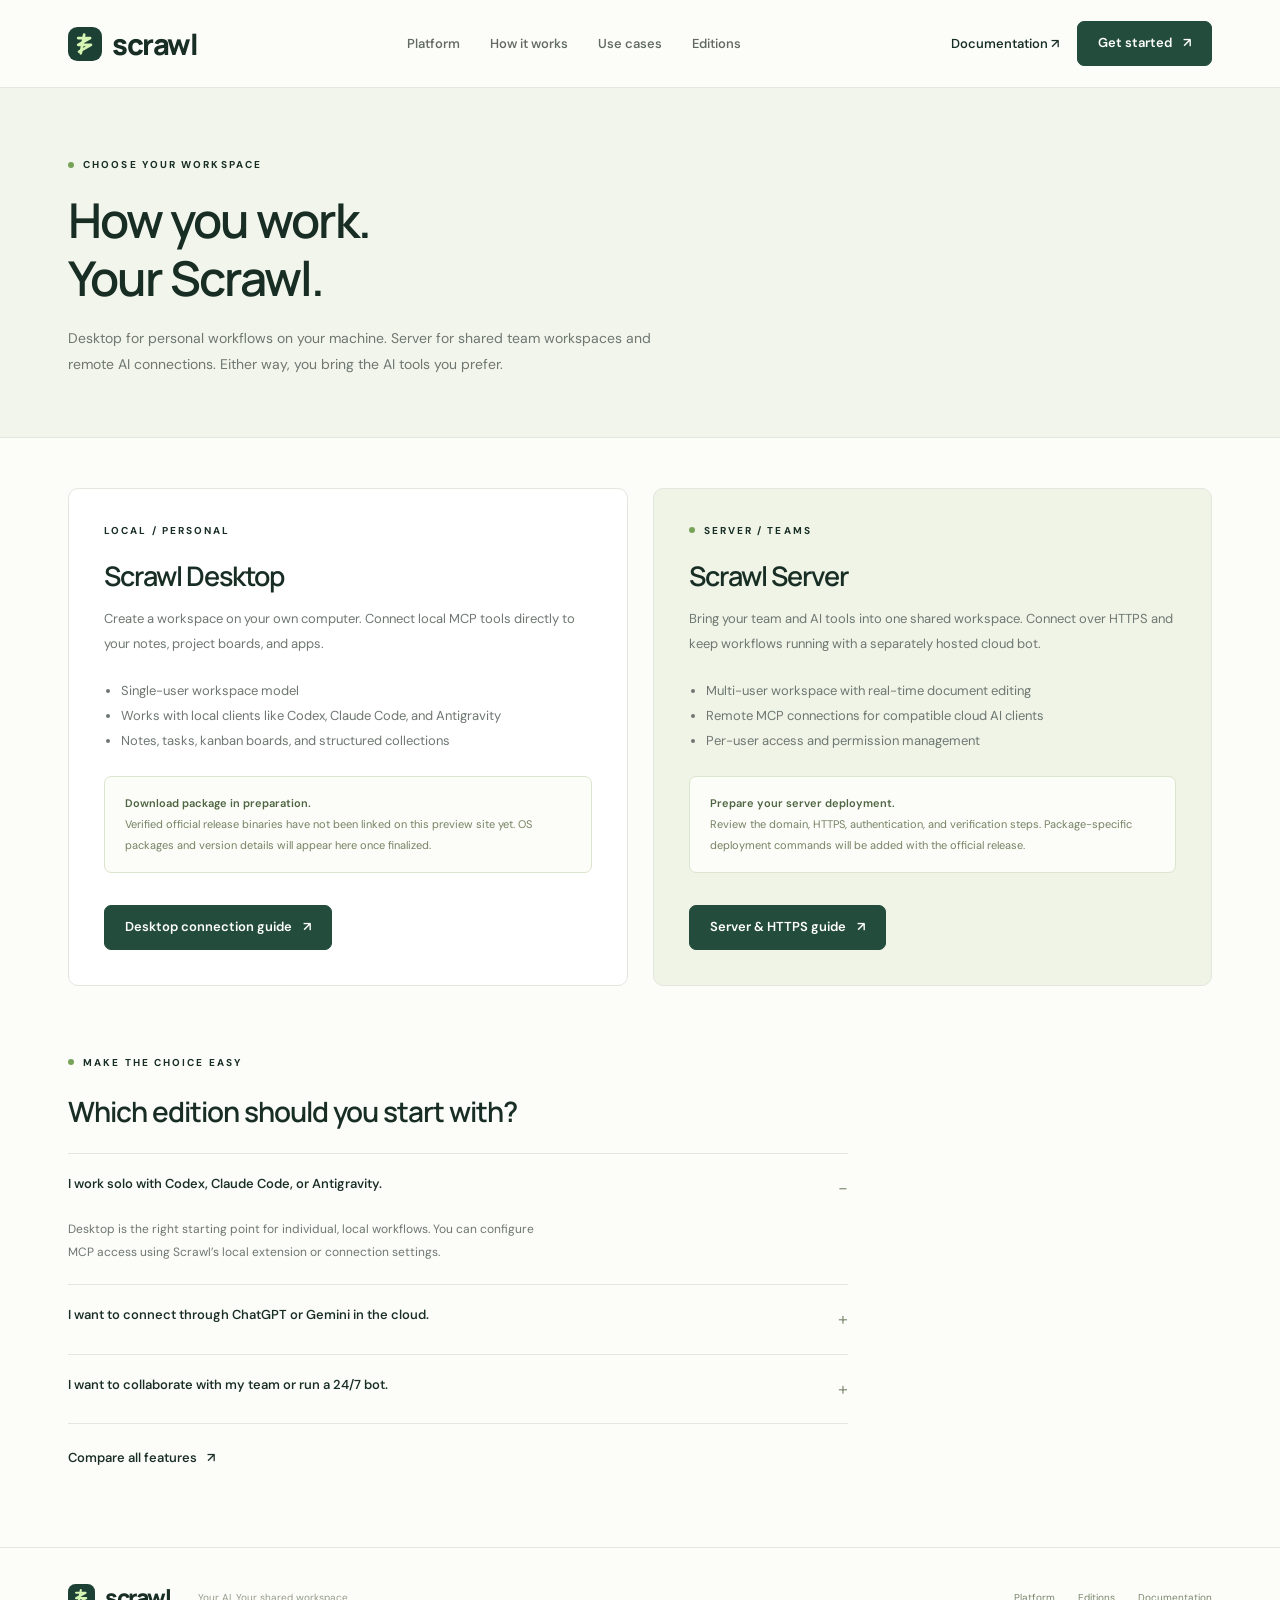
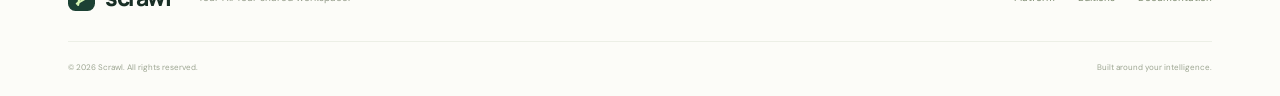
<file: start.html>
<!doctype html><html lang="en"><head><meta charset="utf-8"><meta name="viewport" content="width=device-width, initial-scale=1"><title>Get Started with Scrawl — Desktop &amp; Server</title><meta name="description" content="Choose the right Scrawl edition for how you work. Getting started guide for personal use, team collaboration, and MCP connections."><meta name="robots" content="noindex,nofollow"><meta name="theme-color" content="#234c3c"><link rel="icon" href="assets/mark.svg"><link rel="stylesheet" href="assets/style.css"><script src="assets/site.js" defer></script></head><body><a class="skip" href="#main">Skip to content</a><header class="header"><nav class="nav wrap" aria-label="Main navigation"><a class="brand" href="index.html"><img src="assets/mark.svg" width="34" height="34" alt="">scrawl</a><div class="nav-links" id="nav-links"><a href="index.html#platform">Platform</a><a href="index.html#ecosystem">How it works</a><a href="index.html#use-cases">Use cases</a><a href="index.html#editions">Editions</a></div><div class="nav-actions"><a class="text-link" href="docs.html">Documentation ↗</a><a class="btn dark" href="start.html" aria-current="page">Get started <span>↗</span></a><button class="mobile-toggle" aria-label="Open menu" aria-expanded="false" aria-controls="nav-links">☰</button></div></nav></header><main id="main"><div class="subhero"><div class="wrap"><div class="eyebrow"><span class="dot"></span>CHOOSE YOUR WORKSPACE</div><h1>How you work.<br>Your Scrawl.</h1><p>Desktop for personal workflows on your machine. Server for shared team workspaces and remote AI connections. Either way, you bring the AI tools you prefer.</p></div></div><div class="wrap"><div class="start-grid"><article class="start-card" id="desktop"><div class="eyebrow">LOCAL / PERSONAL</div><h2>Scrawl Desktop</h2><p>Create a workspace on your own computer. Connect local MCP tools directly to your notes, project boards, and apps.</p><ul><li>Single-user workspace model</li><li>Works with local clients like Codex, Claude Code, and Antigravity</li><li>Notes, tasks, kanban boards, and structured collections</li></ul><div class="notice"><strong>Download package in preparation.</strong><br>Verified official release binaries have not been linked on this preview site yet. OS packages and version details will appear here once finalized.</div><a class="btn dark" href="docs.html#desktop">Desktop connection guide <span>↗</span></a></article><article class="start-card server" id="server"><div class="eyebrow"><span class="dot"></span>SERVER / TEAMS</div><h2>Scrawl Server</h2><p>Bring your team and AI tools into one shared workspace. Connect over HTTPS and keep workflows running with a separately hosted cloud bot.</p><ul><li>Multi-user workspace with real-time document editing</li><li>Remote MCP connections for compatible cloud AI clients</li><li>Per-user access and permission management</li></ul><div class="notice"><strong>Prepare your server deployment.</strong><br>Review the domain, HTTPS, authentication, and verification steps. Package-specific deployment commands will be added with the official release.</div><a class="btn dark" href="docs.html#server">Server &amp; HTTPS guide <span>↗</span></a></article></div><section class="start-extra"><div class="eyebrow"><span class="dot"></span>MAKE THE CHOICE EASY</div><h2>Which edition should you start with?</h2><div class="faq"><details open><summary>I work solo with Codex, Claude Code, or Antigravity.</summary><p>Desktop is the right starting point for individual, local workflows. You can configure MCP access using Scrawl’s local extension or connection settings.</p></details><details><summary>I want to connect through ChatGPT or Gemini in the cloud.</summary><p>Choose the Server edition hosted over HTTPS for remote MCP connections, and verify that your specific AI client, plan, and version support custom remote MCP connectors.</p></details><details><summary>I want to collaborate with my team or run a 24/7 bot.</summary><p>Choose the Server edition for multi-user access and real-time collaborative editing. For 24/7 automations, pair Scrawl Server with a bot or automation service running in its own always-on environment.</p></details></div><a class="text-link" href="index.html#editions" style="margin-top:25px">Compare all features <span>↗</span></a></section></div></main><footer class="footer"><div class="wrap"><div class="footer-main"><a class="brand" href="index.html"><img src="assets/mark.svg" width="27" height="27" alt="">scrawl</a><span class="footer-tagline">Your AI. Your shared workspace.</span><div class="footer-links"><a href="index.html#platform">Platform</a><a href="index.html#editions">Editions</a><a href="docs.html">Documentation</a></div></div><div class="footer-bottom"><span>© 2026 Scrawl. All rights reserved.</span><span>Built around your intelligence.</span></div></div></footer></body></html>
</file>
<file: assets/style.css>
@import url('https://fonts.googleapis.com/css2?family=DM+Sans:wght@400;450;500;550;600;650;700&family=Manrope:wght@400;500;600;650;700;750;800&display=swap');
:root{--ink:#182e25;--muted:#6e7771;--green:#234c3c;--lime:#d4efb4;--line:#e3e7df;--paper:#fcfcf8;--soft:#f1f3eb;--font:'DM Sans',-apple-system,BlinkMacSystemFont,'Segoe UI',sans-serif;--display:'Manrope',var(--font)}*{box-sizing:border-box}html{scroll-behavior:smooth;scroll-padding-top:95px}body{margin:0;color:var(--ink);background:var(--paper);font-family:var(--font);font-size:16px;-webkit-font-smoothing:antialiased}button,input,a{font:inherit}button,a{-webkit-tap-highlight-color:transparent}button{cursor:pointer}a{color:inherit;text-decoration:none}button:focus-visible,a:focus-visible,input:focus-visible,summary:focus-visible{outline:3px solid #82a962;outline-offset:5px}button{color:inherit}svg{vertical-align:middle}::selection{background:#d4efb4}.wrap{max-width:1224px;margin:auto;padding:0 40px}.header{height:88px;border-bottom:1px solid var(--line);background:rgba(252,252,248,.95);position:sticky;top:0;z-index:30;backdrop-filter:blur(16px)}.nav{height:100%;display:flex;align-items:center;gap:40px}.brand{display:inline-flex;align-items:center;gap:10px;font-family:var(--display);font-size:29px;font-weight:800;letter-spacing:-1.5px}.brand img{width:34px;height:34px}.nav-links{display:flex;align-items:center;justify-content:center;gap:30px;flex:1}.nav-links a{font-size:13px;font-weight:550;color:#626b63}.nav-links a:hover,.text-link:hover{color:#33784f}.nav-actions{display:flex;gap:18px;align-items:center}.btn{border:1px solid var(--line);border-radius:7px;padding:13px 20px;display:inline-flex;align-items:center;justify-content:center;gap:11px;line-height:1.3;font-size:13px;font-weight:600;background:var(--paper);transition:transform .2s,background .2s,box-shadow .2s;white-space:nowrap}.btn:hover{transform:translateY(-2px);box-shadow:0 5px 14px #223b2710}.btn.dark{background:var(--green);color:#fff;border-color:var(--green)}.btn.lime{background:var(--lime);color:var(--ink);border-color:var(--lime)}.btn .arrow{font-size:18px;font-weight:400}.text-link{display:inline-flex;align-items:center;gap:10px;font-size:13px;font-weight:550}.mobile-toggle{display:none;border:1px solid var(--line);border-radius:5px;padding:8px;background:transparent}.eyebrow{font-size:10px;letter-spacing:2.1px;font-weight:700;text-transform:uppercase;display:flex;align-items:center;gap:9px}.dot{width:6px;height:6px;border-radius:50%;background:#77a359;display:inline-block}.hero{text-align:center;padding:60px 0 0;overflow:hidden;background:radial-gradient(ellipse at 50% 100%,#e5ecd9 0,transparent 59%)}.pill{border:1px solid #dbe2d2;border-radius:30px;padding:8px 13px;display:inline-flex;align-items:center;gap:8px;font-size:10px;font-weight:600;background:#f3f7ed}.pill .tiny{border-left:1px solid #d1daca;padding-left:9px;color:#6c7766}.hero h1{font-family:var(--display);font-size:clamp(44px,5.2vw,70px);font-weight:650;letter-spacing:-3.7px;line-height:1.13;margin:22px 0 19px}.hero h1 .accent{color:#64804f}.hero .lead{max-width:550px;font-size:15px;line-height:1.8;margin:0 auto;color:var(--muted)}.hero-cta{display:flex;gap:11px;justify-content:center;margin:26px 0 13px}.hero-note{font-size:10px;color:#81877e;display:flex;gap:12px;justify-content:center;align-items:center}.hero-note i{width:3px;height:3px;background:#8c9487;border-radius:50%}.product-stage{position:relative;max-width:1100px;margin:45px auto 0;padding:0 28px}.product-stage:before,.product-stage:after{content:'';position:absolute;z-index:0;width:90px;height:130px;background:repeating-linear-gradient(135deg,transparent 0,transparent 6px,#adb9a630 6px,#adb9a630 7px);top:110px;left:-40px}.product-stage:after{left:auto;right:-40px;top:25px}.app-window{position:relative;z-index:1;border:1px solid #d3dccd;border-bottom:0;border-radius:11px 11px 0 0;background:#fff;text-align:left;box-shadow:0 0 0 7px #edf0e980,0 -8px 70px #1e43220d;overflow:hidden}.app-bar{height:36px;background:#f8f9f5;border-bottom:1px solid #e7ebe3;display:flex;align-items:center;padding:0 15px;gap:5px;position:relative}.window-dot{width:6px;height:6px;background:#d5dbd0;border-radius:50%}.app-bar>span{position:absolute;left:50%;transform:translateX(-50%);font-size:9px;color:#8d9588}.app-bar .app-connection{margin-left:auto;font-size:8px;color:#648356;display:flex;gap:5px;align-items:center}.app-layout{display:grid;grid-template-columns:175px 1fr;min-height:335px}.sidebar{background:#f7f8f3;border-right:1px solid #e9ece5;padding:20px 13px}.workspace-name{display:flex;align-items:center;gap:7px;font-size:11px;font-weight:600;margin-bottom:23px}.workspace-name .initial{background:#dce7cd;border:1px solid #d1dfc0;border-radius:4px;padding:3px 6px;font-size:10px}.side-label{font-size:8px;letter-spacing:1.1px;color:#99a092;padding:0 8px;margin:19px 0 9px}.side-row{display:flex;gap:8px;align-items:center;font-size:10px;color:#7b8375;padding:8px;border-radius:4px}.side-row.active{background:#e8efdf;color:#46613b;font-weight:600}.side-row .count{margin-left:auto;font-size:8px}.side-bottom{margin-top:24px;font-size:8px;color:#909987;display:flex;gap:6px;align-items:center;padding-left:8px}.board{padding:23px 26px 0;overflow:hidden}.crumb{font-size:8px;color:#91988c;display:flex;gap:7px;align-items:center}.board-head{display:flex;justify-content:space-between;align-items:center;margin:15px 0 18px}.board-head h3{font-family:var(--display);font-size:19px;letter-spacing:-.5px;margin:0}.people{display:flex;align-items:center;font-size:8px;color:#91988c}.avatar{width:23px;height:23px;border:2px solid white;border-radius:50%;background:#e5cba8;color:#75563e;display:flex;align-items:center;justify-content:center;font-size:7px;font-weight:700;margin-left:-6px}.avatar.blue{background:#c5d6df;color:#557281}.avatar.pink{background:#e7c7bd;color:#99675a}.people>span:last-child{margin-left:8px}.board-tabs{display:flex;align-items:center;gap:19px;border-bottom:1px solid #eceee8;font-size:9px;color:#89907e;padding-bottom:10px}.board-tabs .selected{color:#355329;position:relative}.board-tabs .selected:after{content:'';position:absolute;bottom:-11px;left:0;right:0;height:2px;background:#7a945c}.board-tabs .right{margin-left:auto}.kanban{display:grid;grid-template-columns:repeat(3,1fr);gap:13px;padding-top:15px}.column-title{display:flex;align-items:center;gap:6px;font-size:8px;font-weight:600;margin-bottom:11px;color:#656e5c}.column-title .dot{width:5px;height:5px;background:#cbd2c2}.column-title .dot.gold{background:#e4c16f}.column-title .dot.green{background:#89a56b}.column-title span:last-child{margin-left:auto;color:#a5ab9c;font-weight:400}.task{border:1px solid #e4e8de;border-radius:5px;background:#fff;padding:12px 10px;margin-bottom:8px;box-shadow:0 2px 3px #28401b03}.task h4{font-size:10px;font-weight:550;margin:7px 0 10px}.tag{font-size:7px;padding:3px 5px;background:#f1eee5;color:#9d8e5c;border-radius:3px;display:inline-block}.tag.green{background:#eaf0df;color:#7b8d58}.tag.blue{background:#eaf0f5;color:#7890a5}.task-bottom{display:flex;align-items:center;justify-content:space-between;font-size:7px;color:#9aa18f}.task-bottom .avatar{width:17px;height:17px;font-size:6px}.agent-card{position:absolute;right:-17px;bottom:29px;z-index:4;background:#1e322b;color:#f2f4ef;border:1px solid #455247;border-radius:9px;width:286px;box-shadow:0 18px 45px #1c38232b;text-align:left;transform:rotate(-2deg)}.agent-card-top{padding:12px 15px;border-bottom:1px solid #405047;font-size:9px;display:flex;align-items:center;gap:7px}.agent-card-top .agent-icon{font-size:17px;color:#cbe8af}.agent-card-top>span:last-child{margin-left:auto;border:1px solid #647159;color:#c7ddac;padding:3px 5px;border-radius:3px;font-size:7px;letter-spacing:.7px}.agent-message{padding:13px 15px;font-size:9px;line-height:1.6;color:#c9d0c5}.agent-message code{display:block;margin-top:9px;color:#c9e9aa;background:#2a3e32;border-radius:4px;padding:7px 9px;font-size:8px}.agent-done{border-top:1px solid #405047;padding:10px 15px;color:#a9bd9a;font-size:8px;display:flex;gap:6px;align-items:center}.stage-caption{font-size:8px;text-align:left;color:#8b9580;padding:10px 0 0}.ecosystem{border-top:1px solid #dce3d4;border-bottom:1px solid var(--line);background:#f5f7ef;padding:30px 0 31px}.ecosystem .wrap{display:flex;align-items:center;justify-content:space-between;gap:26px}.ecosystem-label{font-size:10px;color:#8b9382;line-height:1.6;max-width:140px}.tool-logos{display:flex;align-items:center;justify-content:space-between;gap:40px;flex:1}.tool-logo{display:flex;align-items:center;gap:8px;font-size:18px;font-weight:550;letter-spacing:-.5px;color:#5c6855}.tool-logo .symbol{font-size:25px;color:#5c6855}.tool-logo.claude{font-family:Georgia,serif;font-size:23px}.tool-logo.gemini .symbol{font-size:29px}.tool-logo.antigravity{font-size:16px}.section{padding:104px 0}.section-head{display:flex;justify-content:space-between;align-items:flex-end;gap:32px;margin-bottom:40px}.section h2{font-family:var(--display);font-size:40px;font-weight:600;letter-spacing:-1.9px;line-height:1.25;margin:17px 0 0}.section-intro{font-size:13px;line-height:1.8;color:var(--muted);max-width:345px;margin:0}.product-grid{display:grid;grid-template-columns:1.1fr 1fr 1fr;border:1px solid var(--line);border-radius:10px;overflow:hidden}.feature{padding:29px 27px 0;background:#fff;min-height:320px;overflow:hidden}.feature+.feature{border-left:1px solid var(--line)}.feature:first-child{background:#f1f4ea}.feature h3{font-size:18px;font-weight:550;letter-spacing:-.5px;margin:17px 0 9px}.feature p{font-size:12px;line-height:1.8;color:var(--muted);max-width:245px;margin:0}.feature-icon{width:33px;height:33px;border:1px solid #dde3d4;border-radius:7px;background:#fff;display:grid;place-items:center}.mini-doc{background:#fff;border:1px solid #e2e7d9;border-radius:7px 7px 0 0;margin:28px 4px 0;padding:20px;transform:rotate(-3deg);box-shadow:0 6px 20px #455a2d07}.mini-doc strong{font-size:12px;display:block;margin-bottom:12px}.doc-line{height:5px;background:#e9ede3;border-radius:3px;margin-top:8px;width:90%}.doc-line.short{width:65%}.doc-highlight{background:#e4edcf;color:#7f915a;padding:7px 9px;margin-top:14px;font-size:8px;border-radius:3px}.mini-tasks{margin-top:27px;border-top:1px solid var(--line)}.mini-task{display:flex;align-items:center;gap:10px;font-size:10px;padding:11px 0;border-bottom:1px solid #eef0e8;color:#6a7661}.check{width:13px;height:13px;border:1px solid #ccd7be;border-radius:4px;display:inline-flex;align-items:center;justify-content:center;font-size:8px}.check.done{background:#dfeace;color:#65804c;border-color:#dfeace}.mini-task .tag{margin-left:auto}.mini-table{margin-top:27px;border:1px solid #e4e9dc;border-radius:5px;overflow:hidden;font-size:8px;width:110%}.mini-table>div{display:grid;grid-template-columns:1.6fr 1fr 1fr;padding:11px;border-bottom:1px solid #edf0e8;gap:8px}.mini-table>div:first-child{background:#f6f8f1;color:#8b9580;font-size:7px}.mini-table .tag{padding:1px 3px;font-size:6px;text-align:center}.connection-section{background:#eef2e8;border-top:1px solid #e4e9dc;border-bottom:1px solid #e4e9dc}.connection-layout{display:grid;grid-template-columns:.85fr 1.15fr;gap:80px;align-items:center}.connection-copy h2{font-size:38px}.connection-copy>p{font-size:13px;line-height:1.9;color:var(--muted);margin:22px 0 25px}.mode-switch{display:flex;background:#e2e8d9;padding:4px;border-radius:7px;gap:4px;max-width:290px}.mode-switch button{border:0;background:transparent;border-radius:4px;padding:9px 14px;font-size:11px;font-weight:550;flex:1}.mode-switch button[aria-selected=true]{background:#fff;box-shadow:0 2px 4px #2a46120c}.connection-note{min-height:60px;color:#7f8c72;font-size:11px;line-height:1.75;margin-top:15px;max-width:320px}.diagram{background:#fafcf6;border:1px solid #d6dfca;border-radius:10px;padding:30px 27px 25px;position:relative}.diagram-top{display:flex;justify-content:space-between;font-size:9px;color:#8a967d;border-bottom:1px solid #e2e8d9;padding-bottom:17px}.diagram-label{letter-spacing:1px;text-transform:uppercase;font-size:8px;font-weight:600}.diagram-network{display:grid;grid-template-columns:1fr 75px 1fr;align-items:center;padding:30px 0 21px;gap:0}.clients{display:grid;gap:9px}.client-node{border:1px solid #e0e6d8;border-radius:5px;background:white;padding:10px;font-size:10px;display:flex;gap:7px;align-items:center;transition:opacity .3s}.client-node .status-dot{margin-left:auto;width:5px;height:5px;background:#93b86b;border-radius:50%}.client-node.off{opacity:.35}.client-node.off .status-dot{background:#aaa}.routes{height:162px;position:relative}.routes:before{content:'';position:absolute;left:0;right:20px;top:22px;bottom:22px;border-right:1px solid #adbfa0;border-top:1px solid #adbfa0;border-bottom:1px solid #adbfa0;border-radius:0 9px 9px 0}.routes:after{content:'→';position:absolute;right:0;top:calc(50% - 12px);font-size:17px;color:#789263}.middle-route{position:absolute;top:50%;left:0;right:0;border-top:1px solid #adbfa0}.scrawl-node{border:1px solid #afc095;border-radius:8px;background:#e7efd9;padding:22px 15px;text-align:center}.scrawl-node img{width:42px;margin-bottom:9px}.scrawl-node strong{font-size:15px;display:block;letter-spacing:-.4px}.scrawl-node small{font-size:8px;display:block;margin:7px 0 12px;color:#82926f}.node-tags{display:flex;gap:5px;justify-content:center;flex-wrap:wrap}.node-tags span{font-size:7px;background:#f5f8ed;border:1px solid #cfdcbc;border-radius:3px;padding:3px 5px;color:#768a5f}.diagram-bottom{border-top:1px solid #e2e8d9;padding-top:15px;font-size:8px;display:flex;justify-content:space-between;color:#87957a}.diagram-bottom .connected{display:flex;gap:6px;align-items:center;color:#6a8652}.cases{display:grid;grid-template-columns:1.2fr 1fr 1fr;gap:20px}.case{border:1px solid var(--line);border-radius:9px;overflow:hidden;background:#fff}.case-art{height:207px;background:#f2f4ee;padding:25px;position:relative;overflow:hidden;border-bottom:1px solid var(--line)}.case-art.spending{background:#eff1e8}.chat-bubble{border:1px solid #dfe4d5;background:#fff;border-radius:8px;padding:12px;font-size:10px;line-height:1.7;margin:10px 3px;max-width:238px;box-shadow:0 5px 14px #23331c05}.chat-bubble .sender{font-size:8px;color:#859675;margin-bottom:3px;display:block}.chat-bubble.reply{background:#e1edcf;max-width:210px;margin-left:auto;border-color:#cedeb8}.chat-bubble.reply strong{font-weight:500}.time-pill{position:absolute;right:17px;top:17px;border:1px solid #d4dec6;background:#f9fbf4;font-size:8px;padding:4px 7px;border-radius:10px;color:#6d8159}.collab-doc{margin:7px auto 0;background:white;border:1px solid #e3e7db;border-radius:5px;padding:22px;width:210px;transform:rotate(3deg)}.collab-doc strong{font-size:13px;display:block;margin-bottom:18px}.collab-highlight{font-size:8px;background:#e6efd9;display:inline-block;padding:3px 2px;margin-top:9px;position:relative}.cursor-label{position:absolute;right:-26px;bottom:-16px;font-size:6px;color:white;background:#8ca56c;padding:3px 5px;border-radius:0 3px 3px 3px}.cursor-label.blue{background:#7da0b3;bottom:-32px;right:39px}.seo-panel{background:white;border:1px solid #dce3d1;border-radius:5px;padding:13px 14px;margin:15px 0 0;width:225px;transform:rotate(-3deg)}.seo-panel header{display:flex;justify-content:space-between;font-size:8px;align-items:center}.seo-panel header span{font-size:6px;background:#e9f0df;color:#799256;padding:3px 5px;border-radius:3px}.sparkline{height:62px;width:100%;margin:9px 0 2px}.seo-panel footer{border-top:1px solid #edf0e7;padding-top:8px;font-size:7px;color:#8c977f}.case-body{padding:25px}.case-num{font-size:9px;color:#96a184;letter-spacing:1px}.case h3{font-family:var(--display);font-size:19px;font-weight:600;letter-spacing:-.7px;margin:12px 0 12px;line-height:1.4}.case p{font-size:12px;color:var(--muted);line-height:1.85;margin:0 0 20px}.case .case-foot{font-size:9px;color:#81936d;display:flex;gap:6px;align-items:center}.comparison-section{padding-top:0}.compare-head{text-align:center;margin-bottom:35px}.compare-head .eyebrow{justify-content:center}.compare-head p{color:var(--muted);font-size:13px;line-height:1.8;margin-top:16px}.table-shell{border:1px solid #dfe5d6;border-radius:10px;overflow:auto;background:#fff}table{width:100%;border-collapse:collapse;font-size:12px;min-width:620px;text-align:left}th,td{padding:19px 25px;border-bottom:1px solid #e9ede3}tr:last-child td{border:0}thead th{font-weight:500;padding-top:29px;padding-bottom:27px}thead th:first-child{width:40%;vertical-align:bottom;color:#969f8a;font-size:10px}th h3{font-size:22px;font-family:var(--display);letter-spacing:-.6px;font-weight:600;margin:7px 0 6px}th p{font-size:10px;font-weight:400;color:var(--muted);margin:0 0 16px}th .eyebrow{font-size:8px;letter-spacing:1.4px}thead th:nth-child(3),tbody td:nth-child(3){background:#f3f7ed}td:first-child{color:#7c8672;font-size:11px}td{color:#536947}.yes{display:inline-flex;align-items:center;gap:7px}.yes:before{content:'✓';font-size:10px;color:#769454}.no{color:#b0b6a8}.table-note{margin-top:14px;font-size:10px;color:#8d9684;line-height:1.7;text-align:center}.docs-callout{display:flex;gap:40px;align-items:center;border-top:1px solid var(--line);border-bottom:1px solid var(--line);padding:32px 0}.docs-symbol{width:58px;height:58px;display:grid;place-items:center;border:1px solid #dce4d2;background:#f0f4e7;border-radius:10px;flex-shrink:0}.docs-callout h3{font-family:var(--display);font-size:20px;letter-spacing:-.6px;font-weight:600;margin:0 0 7px}.docs-callout p{font-size:12px;color:var(--muted);margin:0;line-height:1.8}.docs-callout .btn{margin-left:auto}.faq-section{padding-top:70px}.faq-layout{display:grid;grid-template-columns:.75fr 1.25fr;gap:100px}.faq-layout h2{font-size:33px}.faq-layout .section-intro{margin-top:20px;font-size:12px}.faq details{border-bottom:1px solid var(--line);padding:20px 0}.faq details:first-child{border-top:1px solid var(--line)}.faq summary{list-style:none;font-size:13px;font-weight:550;cursor:pointer;display:flex;justify-content:space-between;gap:22px;line-height:1.6}.faq summary::-webkit-details-marker{display:none}.faq summary:after{content:'+';font-size:18px;color:#88957c;font-weight:400}.faq details[open] summary:after{content:'−'}.faq details p{font-size:12px;line-height:1.9;color:var(--muted);max-width:480px;margin:15px 30px 0 0}.cta-section{padding:0 0 70px}.cta-box{background:#244a3b;color:#f4f7ef;border-radius:11px;padding:56px 60px;display:flex;align-items:center;justify-content:space-between;position:relative;overflow:hidden}.cta-box:after{content:'';position:absolute;right:190px;top:-80px;width:220px;height:380px;border:1px solid #819b5c33;border-radius:50%;transform:rotate(35deg);pointer-events:none}.cta-box .eyebrow{color:#adc28c;font-size:8px}.cta-box h2{font-family:var(--display);font-size:35px;font-weight:500;line-height:1.3;letter-spacing:-1.5px;margin:16px 0 10px}.cta-box p{color:#aec0ad;font-size:12px;max-width:410px;line-height:1.8;margin:0}.cta-actions{display:flex;flex-direction:column;align-items:center;gap:17px;z-index:1}.cta-actions .text-link{color:#bcd1ad;font-size:10px}.footer{border-top:1px solid var(--line);padding:33px 0 24px}.footer-main{display:flex;align-items:center;gap:28px}.footer .brand{font-size:23px}.footer .brand img{width:27px;height:27px}.footer-tagline{font-size:10px;color:#939b89}.footer-links{display:flex;gap:23px;margin-left:auto;font-size:10px;color:#79876c}.footer-bottom{margin-top:28px;padding-top:20px;border-top:1px solid #ecefe6;display:flex;justify-content:space-between;font-size:8px;color:#9ca591}.footer-bottom .status{display:flex;align-items:center;gap:6px}.icon{width:18px;height:18px;fill:none;stroke:currentColor;stroke-width:1.5;stroke-linecap:round;stroke-linejoin:round}.skip{position:fixed;top:-50px;left:20px;padding:10px;background:var(--green);color:white;z-index:100}.skip:focus{top:10px}.subhero{padding:70px 0 45px;border-bottom:1px solid var(--line);background:#f2f5eb}.subhero h1{font-family:var(--display);font-size:48px;letter-spacing:-2px;font-weight:600;line-height:1.2;margin:20px 0}.subhero p{font-size:14px;line-height:1.85;color:var(--muted);max-width:610px}.docs-layout{display:grid;grid-template-columns:230px 1fr;gap:70px;padding-top:50px;padding-bottom:80px}.docs-nav{position:sticky;top:120px;align-self:start;display:grid;gap:7px}.docs-nav p{font-size:9px;color:#a0aa94;letter-spacing:1.5px;margin-bottom:10px}.docs-nav a{font-size:12px;padding:10px 13px;border-radius:5px;line-height:1.6}.docs-nav a:hover,.docs-nav a.current{background:#ebf1e2;color:#526d3d}.doc-article{max-width:720px;min-width:0}.doc-article section{padding:0 0 35px;margin-bottom:35px;border-bottom:1px solid var(--line);scroll-margin-top:115px}.doc-article h2{font-family:var(--display);font-size:28px;letter-spacing:-1px;font-weight:600;line-height:1.4}.doc-article h3{font-size:16px;font-weight:550;margin-top:29px}.doc-article p,.doc-article li{font-size:13px;line-height:1.95;color:#737e69}.doc-article li{padding-left:5px;margin-bottom:12px}.doc-article ol{padding-left:21px}.doc-article a{color:#537740;text-decoration:underline;text-underline-offset:3px}.notice{background:#f0f4e8;border:1px solid #dce5cf;border-radius:7px;padding:16px 20px;margin:20px 0;font-size:12px;line-height:1.9;color:#758263}.notice strong{color:#4d6540;font-weight:600}.code-block{background:#20372b;color:#d2e5be;border-radius:8px;padding:22px;position:relative;margin:20px 0;overflow:auto}.code-block pre{font-size:11px;line-height:1.9;margin:0;font-family:ui-monospace,SFMono-Regular,monospace;white-space:pre-wrap}.copy-button{position:absolute;right:10px;top:10px;color:#c8d7b6;background:#354a39;border:1px solid #52624b;border-radius:4px;font-size:9px;padding:5px 8px}.doc-article table{min-width:0;font-size:11px}.doc-article th,.doc-article td{padding:14px 10px}.start-grid{display:grid;grid-template-columns:1fr 1fr;gap:25px;padding:50px 0 70px}.start-card{border:1px solid var(--line);border-radius:10px;background:white;padding:35px}.start-card.server{background:#eff4e7}.start-card h2{font-family:var(--display);font-size:27px;letter-spacing:-1px;font-weight:600;margin:20px 0 12px}.start-card p,.start-card li{font-size:13px;line-height:1.9;color:var(--muted)}.start-card ul{padding-left:17px;margin:23px 0}.start-card .notice{font-size:11px;background:var(--paper)}.start-card .btn{margin-top:12px}.start-extra{margin-bottom:80px}.start-extra h2{font-size:28px;font-family:var(--display);letter-spacing:-1px;font-weight:600}.start-extra .faq{max-width:780px}.toast{position:fixed;bottom:25px;left:50%;transform:translateX(-50%);padding:12px 18px;background:var(--green);color:#eef4e4;box-shadow:0 6px 20px #243e3020;border-radius:6px;font-size:12px;z-index:60}.hidden{display:none!important}@media(min-width:1500px){.hero{padding-top:75px}.hero h1{font-size:76px}.product-stage{margin-top:55px}}@media(max-width:1100px){.wrap{padding:0 28px}.nav{gap:24px}.nav-links{gap:22px}.nav-actions .text-link{display:none}.product-stage{margin-left:28px;margin-right:28px}.agent-card{right:0}.tool-logos{gap:22px}.tool-logo{font-size:16px}.tool-logo.antigravity{font-size:13px}.connection-layout{gap:40px}.section{padding-top:80px;padding-bottom:80px}.section h2{font-size:34px}.case-art{padding:20px}.case h3{font-size:17px}.case-body{padding:20px}.comparison-section{padding-top:0}.faq-layout{gap:50px}.docs-layout{gap:40px}.cta-box{padding:45px 40px}.hero h1{letter-spacing:-2.8px}.feature{padding:25px 21px 0}.feature h3{font-size:16px}.tool-logo.claude{font-size:20px}}@media(max-width:760px){.header{height:72px}.wrap{padding:0 22px}.nav{justify-content:space-between;gap:15px}.brand{font-size:26px}.brand img{width:31px;height:31px}.nav-actions{margin-left:auto}.nav-actions>.btn{padding:10px 13px;font-size:11px}.mobile-toggle{display:block}.nav-links{display:none;position:absolute;top:71px;left:0;right:0;background:var(--paper);padding:25px;border-bottom:1px solid var(--line);box-shadow:0 15px 20px #19342208}.nav-links.open{display:flex;flex-direction:column;align-items:flex-start;gap:23px}.hero{padding-top:40px}.hero .wrap{padding:0 20px}.hero h1{font-size:46px;letter-spacing:-2.5px;margin-top:23px}.hero .lead{font-size:13px;max-width:400px}.pill{font-size:9px;padding:7px 10px}.pill .tiny{font-size:8px}.hero-cta{margin-top:23px;gap:8px}.hero-cta .btn{font-size:11px;padding:12px 13px}.hero-note{font-size:8px;gap:7px}.product-stage{margin:35px 0 0;padding:0 20px}.app-layout{grid-template-columns:115px 1fr;min-height:295px}.sidebar{padding:17px 7px}.workspace-name{font-size:8px;gap:5px}.side-row{font-size:8px;padding:8px 5px;gap:5px}.side-label{font-size:6px}.side-row .icon{width:12px;height:12px}.side-bottom{font-size:6px}.board{padding:18px 13px 0}.board-head h3{font-size:14px}.people>span:last-child{display:none}.avatar{width:18px;height:18px;font-size:6px}.board-tabs{font-size:8px;gap:12px}.board-tabs .right{display:none}.kanban{grid-template-columns:repeat(3,125px);gap:9px}.task{padding:10px 8px}.task h4{font-size:9px}.agent-card{right:9px;bottom:24px;width:228px;transform:rotate(-2deg)}.agent-card-top{font-size:8px;padding:9px 12px}.agent-message{padding:9px 12px;font-size:8px}.agent-message code{font-size:7px}.agent-done{font-size:7px;padding:8px 12px}.stage-caption{font-size:7px}.ecosystem{padding:24px 0}.ecosystem .wrap{flex-direction:column;gap:18px}.ecosystem-label{max-width:none;font-size:9px}.ecosystem-label br{display:none}.tool-logos{justify-content:center;gap:22px;flex-wrap:wrap;max-width:420px}.tool-logo{font-size:14px;gap:5px}.tool-logo.claude{font-size:19px}.tool-logo .symbol{font-size:19px}.tool-logo.gemini .symbol{font-size:24px}.tool-logo.antigravity{font-size:13px}.section{padding:65px 0}.section-head{display:block;margin-bottom:30px}.section h2{font-size:31px;letter-spacing:-1.3px}.section-intro{font-size:12px;max-width:400px;margin-top:18px}.eyebrow{font-size:9px;letter-spacing:1.6px}.product-grid{grid-template-columns:1fr}.feature{min-height:285px;padding:26px 28px 0;display:block}.feature+.feature{border-left:0;border-top:1px solid var(--line)}.feature h3{font-size:19px}.feature p{max-width:320px}.mini-doc{margin:22px auto 0;max-width:290px}.mini-tasks{margin-top:22px}.mini-table{width:100%;margin-top:20px}.feature:first-child{min-height:320px}.feature:nth-child(2){min-height:305px}.feature:nth-child(3){min-height:330px}.connection-layout{grid-template-columns:1fr;gap:25px}.connection-copy>p{margin:18px 0 22px}.connection-note{min-height:0;max-width:400px;font-size:11px}.diagram{padding:24px 19px 20px}.diagram-network{grid-template-columns:1fr 45px 1fr}.client-node{font-size:9px;padding:10px 7px}.node-tags span{font-size:6px}.scrawl-node{padding:20px 8px}.scrawl-node strong{font-size:13px}.diagram-bottom{font-size:7px;gap:10px}.cases{grid-template-columns:1fr;gap:20px}.case-art{height:220px}.chat-bubble{max-width:270px}.chat-bubble.reply{margin-right:10px;max-width:230px}.case-body{padding:25px}.case h3{font-size:21px}.case p{font-size:13px}.collab-doc{width:240px}.seo-panel{margin:17px auto;width:250px}.comparison-section{padding-top:0}.compare-head p{font-size:12px}.docs-callout{gap:20px;flex-wrap:wrap;padding:30px 0}.docs-symbol{width:44px;height:44px}.docs-callout>div:nth-child(2){flex:1}.docs-callout h3{font-size:17px}.docs-callout p{font-size:11px}.docs-callout .btn{margin-left:64px}.faq-layout{grid-template-columns:1fr;gap:30px}.faq-layout h2{font-size:29px}.faq-section{padding-top:55px}.faq details{padding:17px 0}.faq summary{font-size:12px}.cta-section{padding-bottom:45px}.cta-box{display:block;padding:35px 28px}.cta-box h2{font-size:29px}.cta-box p{font-size:12px}.cta-actions{align-items:flex-start;margin-top:25px;gap:16px}.footer-main{flex-wrap:wrap;gap:15px}.footer-links{width:100%;margin-left:0;gap:24px;margin-top:5px}.footer-tagline{font-size:9px}.footer-bottom{font-size:7px;gap:15px}.subhero{padding:45px 0 30px}.subhero h1{font-size:36px;letter-spacing:-1.5px}.subhero p{font-size:13px}.docs-layout{grid-template-columns:1fr;gap:25px;padding-top:25px}.docs-nav{position:static;display:flex;overflow:auto;gap:8px;padding-bottom:8px}.docs-nav p{display:none}.docs-nav a{flex-shrink:0;font-size:10px;padding:9px 11px;background:#f0f3e9}.doc-article h2{font-size:24px}.doc-article p,.doc-article li{font-size:12px}.start-grid{grid-template-columns:1fr;padding:30px 0 45px;gap:20px}.start-card{padding:28px}.start-card h2{font-size:26px}.start-extra{margin-bottom:55px}.table-note{text-align:left}.hero h1 .accent{display:block}}@media(prefers-reduced-motion:reduce){html{scroll-behavior:auto}*,*:before,*:after{animation:none!important;transition:none!important}}
</file>
